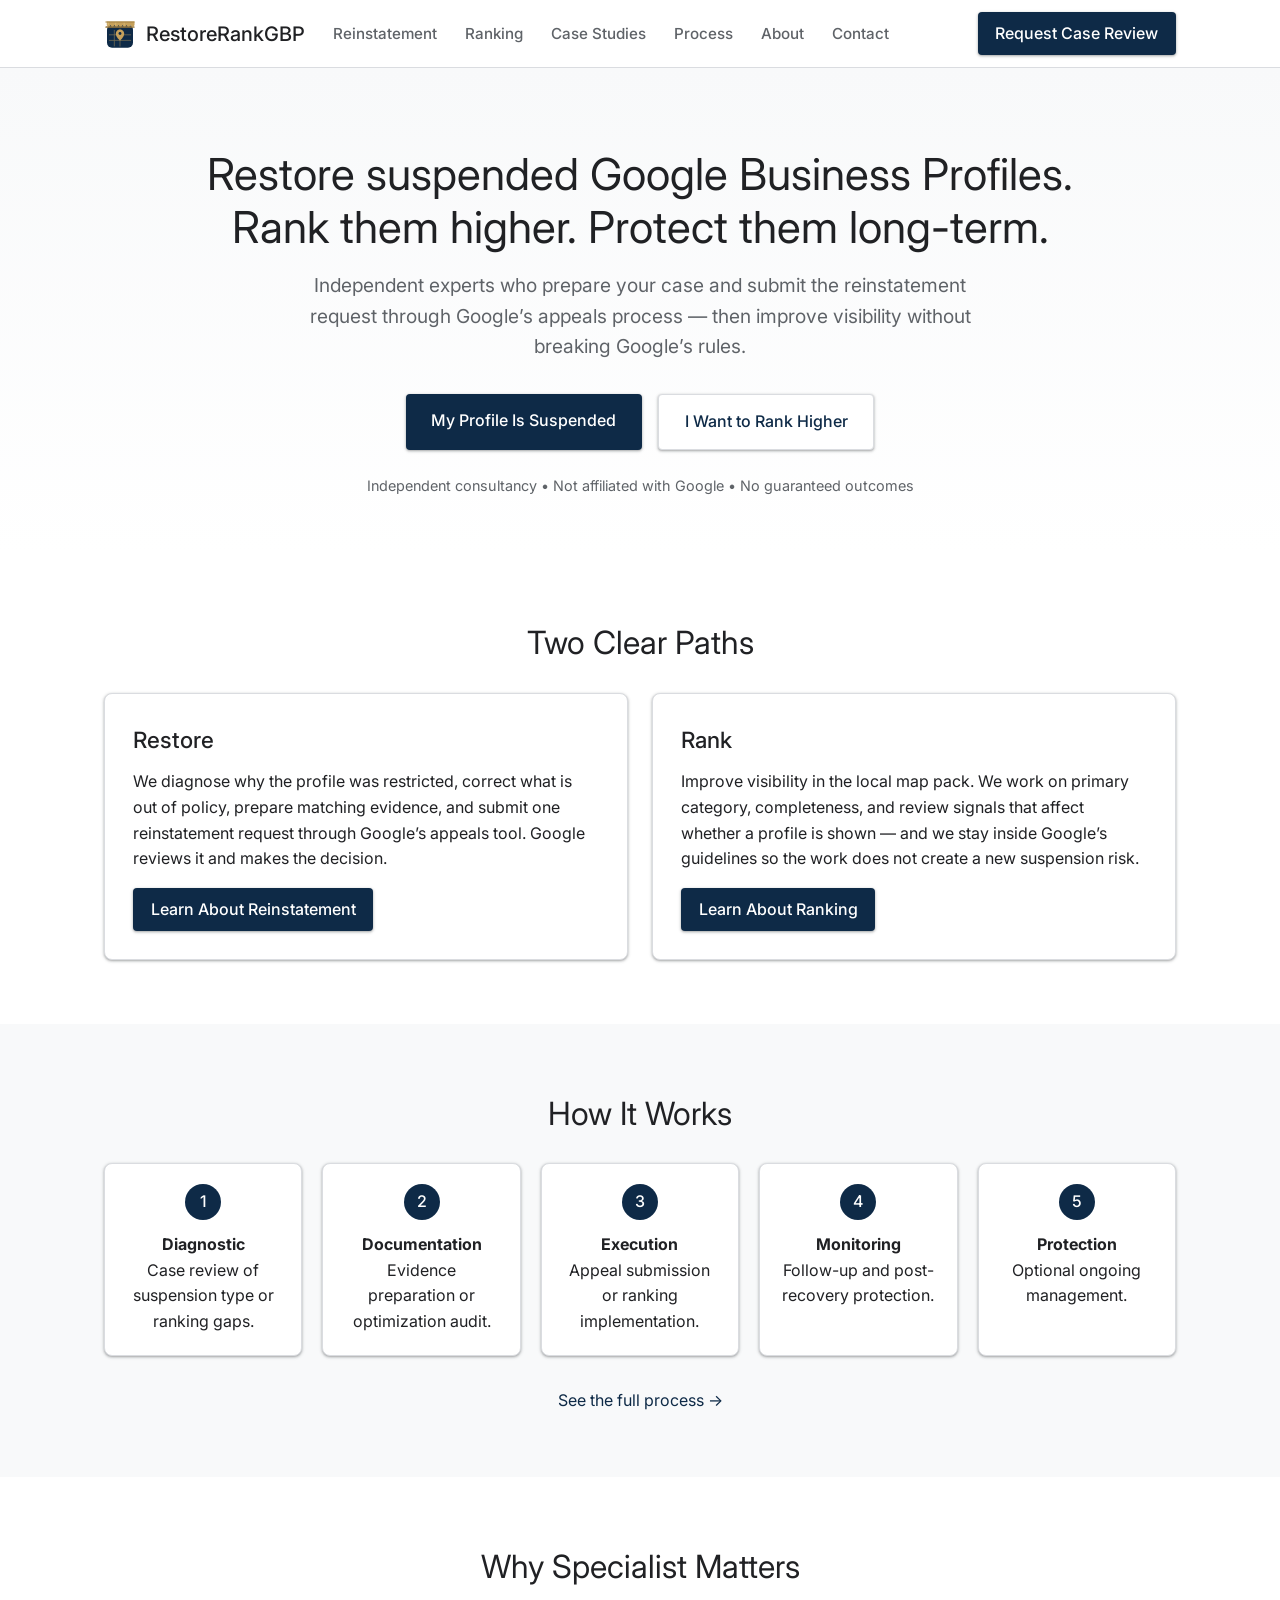
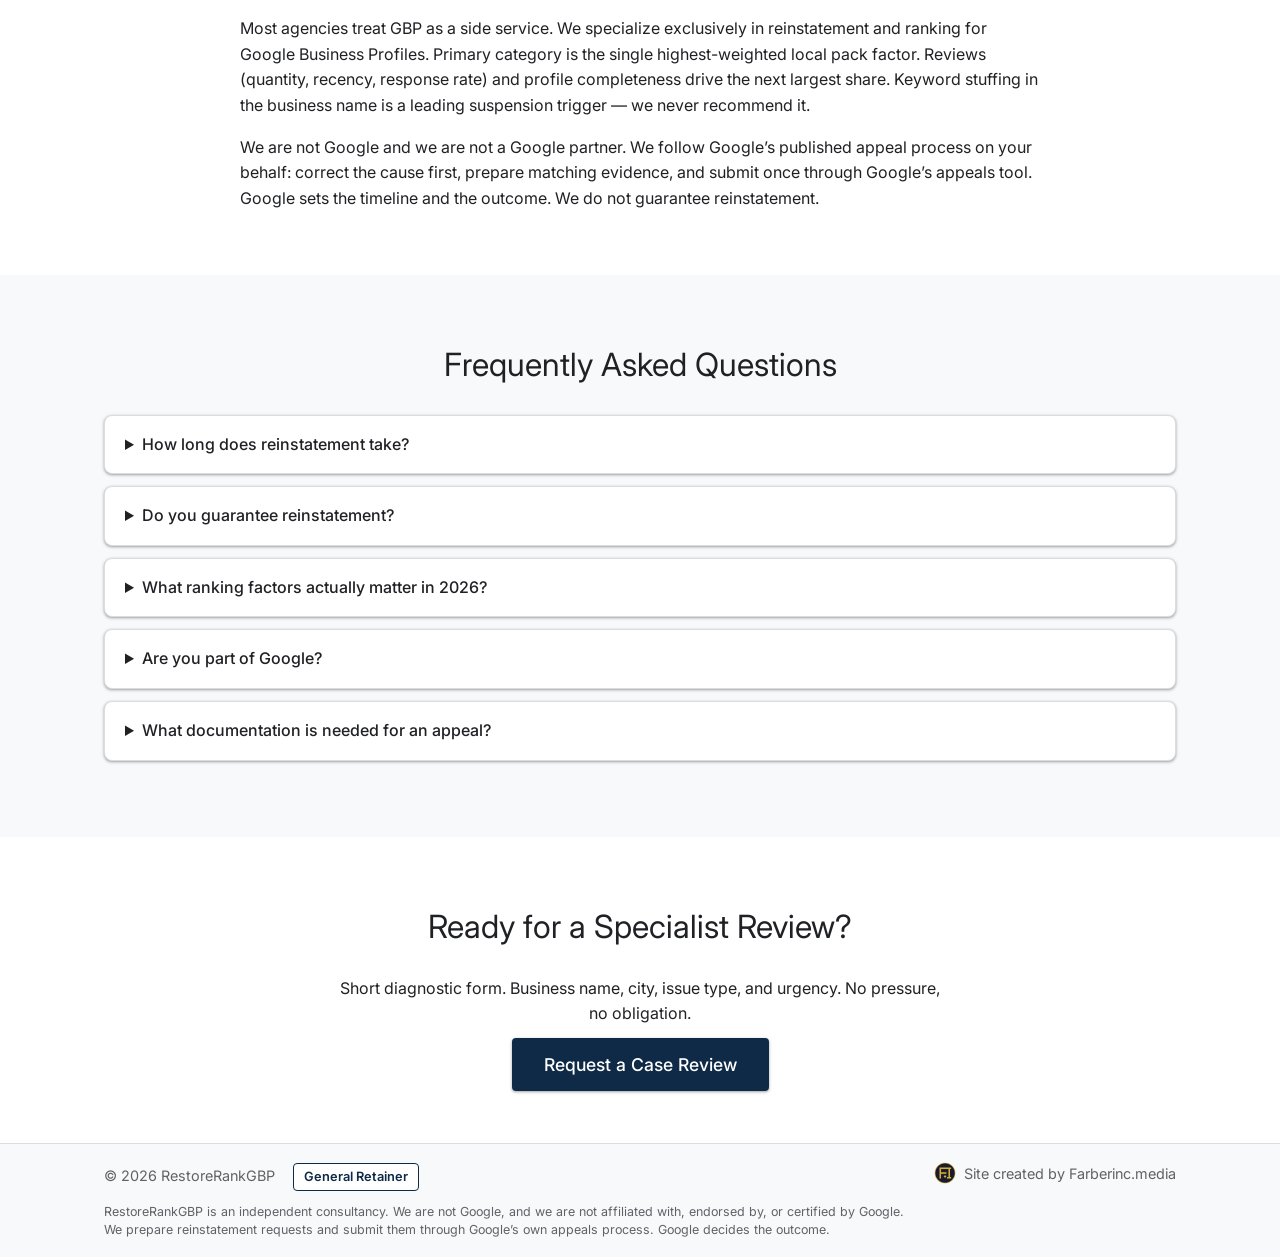
<file: index.html>
<!DOCTYPE html>
<html lang="en">
<head>
  <meta charset="UTF-8">
  <meta name="viewport" content="width=device-width, initial-scale=1.0">
  <title>Restore Suspended Google Business Profiles | Rank Them Higher | RestoreRankGBP</title>
  <link rel="icon" type="image/svg+xml" href="logo.svg">
  <meta name="description" content="Independent specialists for Google Business Profile reinstatement and ranking. We submit requests through Google’s appeals process. Google decides the outcome.">
  <link rel="stylesheet" href="css/style.css">
  <link rel="preconnect" href="https://fonts.googleapis.com">
  <link href="https://fonts.googleapis.com/css2?family=Inter:wght@400;500;600;700&display=swap" rel="stylesheet">
  <script type="application/ld+json">
  {
    "@context": "https://schema.org",
    "@type": "Organization",
    "name": "RestoreRankGBP",
    "url": "https://restorerankgbp.com",
    "description": "Independent consultancy that prepares Google Business Profile reinstatement requests and ranking improvements. Not affiliated with Google.",
    "sameAs": []
  }
  </script>
</head>
<body>
  <header>
    <div class="container nav">
      <div class="nav-left">
        <a class="logo" href="index.html"><img src="logo.svg" alt="RestoreRankGBP" width="32" height="32">RestoreRankGBP</a>
        <nav>
        <ul>
          <li><a href="reinstatement.html">Reinstatement</a></li>
          <li><a href="ranking.html">Ranking</a></li>
          <li><a href="case-studies.html">Case Studies</a></li>
          <li><a href="process.html">Process</a></li>
          <li><a href="about.html">About</a></li>
          <li><a href="contact.html">Contact</a></li>
        </ul>
      </nav>
      </div>
      <a href="contact.html" class="cta-btn">Request Case Review</a>
    </div>
  </header>

  <section class="hero">
    <div class="container">
      <h1>Restore suspended Google Business Profiles. Rank them higher. Protect them long-term.</h1>
      <p class="sub">Independent experts who prepare your case and submit the reinstatement request through Google’s appeals process — then improve visibility without breaking Google’s rules.</p>
      <div class="dual-cta">
        <a href="reinstatement.html" class="btn-primary">My Profile Is Suspended</a>
        <a href="ranking.html" class="btn-secondary">I Want to Rank Higher</a>
      </div>
      <p class="trust-bar">Independent consultancy • Not affiliated with Google • No guaranteed outcomes</p>
    </div>
  </section>

  <section>
    <div class="container">
      <h2>Two Clear Paths</h2>
      <div class="services">
        <div class="card">
          <h3>Restore</h3>
          <p>We diagnose why the profile was restricted, correct what is out of policy, prepare matching evidence, and submit one reinstatement request through Google’s appeals tool. Google reviews it and makes the decision.</p>
          <p style="margin-top:1rem;"><a href="reinstatement.html" class="cta-btn" style="display:inline-block;">Learn About Reinstatement</a></p>
        </div>
        <div class="card">
          <h3>Rank</h3>
          <p>Improve visibility in the local map pack. We work on primary category, completeness, and review signals that affect whether a profile is shown — and we stay inside Google’s guidelines so the work does not create a new suspension risk.</p>
          <p style="margin-top:1rem;"><a href="ranking.html" class="cta-btn" style="display:inline-block;">Learn About Ranking</a></p>
        </div>
      </div>
    </div>
  </section>

  <section style="background: var(--bg-light);">
    <div class="container">
      <h2>How It Works</h2>
      <div class="process-steps">
        <div class="step"><div class="step-num">1</div><h4>Diagnostic</h4><p>Case review of suspension type or ranking gaps.</p></div>
        <div class="step"><div class="step-num">2</div><h4>Documentation</h4><p>Evidence preparation or optimization audit.</p></div>
        <div class="step"><div class="step-num">3</div><h4>Execution</h4><p>Appeal submission or ranking implementation.</p></div>
        <div class="step"><div class="step-num">4</div><h4>Monitoring</h4><p>Follow-up and post-recovery protection.</p></div>
        <div class="step"><div class="step-num">5</div><h4>Protection</h4><p>Optional ongoing management.</p></div>
      </div>
      <p style="text-align:center; margin-top:2rem;"><a href="process.html">See the full process →</a></p>
    </div>
  </section>

  <section>
    <div class="container">
      <h2>Why Specialist Matters</h2>
      <div class="content">
        <p>Most agencies treat GBP as a side service. We specialize exclusively in reinstatement and ranking for Google Business Profiles. Primary category is the single highest-weighted local pack factor. Reviews (quantity, recency, response rate) and profile completeness drive the next largest share. Keyword stuffing in the business name is a leading suspension trigger — we never recommend it.</p>
        <p style="margin-top:1rem;">We are not Google and we are not a Google partner. We follow Google’s published appeal process on your behalf: correct the cause first, prepare matching evidence, and submit once through Google’s appeals tool. Google sets the timeline and the outcome. We do not guarantee reinstatement.</p>
      </div>
    </div>
  </section>

  <section style="background: var(--bg-light);">
    <div class="container faq">
      <h2>Frequently Asked Questions</h2>
      <details><summary>How long does reinstatement take?</summary><p>Google does not publish a review time. A soft restriction and a hard suspension are different, and the result depends on the policy cited and the documents. After a diagnostic we tell you what we can prepare and what only Google can decide. We do not promise a date or a result.</p></details>
      <details><summary>Do you guarantee reinstatement?</summary><p>No. Google makes the final decision. We prepare the strongest possible case with correct documentation and policy alignment, then manage the process transparently. Success depends on the legitimacy of the business and the quality of evidence.</p></details>
      <details><summary>What ranking factors actually matter in 2026?</summary><p>Practitioners most often point to primary category, proximity, profile completeness, review signals (especially recency and response), accurate hours, and the business website. Google has not published those as official weights. Keyword stuffing in the name risks suspension and is not a sustainable strategy.</p></details>
      <details><summary>Are you part of Google?</summary><p>No. RestoreRankGBP is an independent consultancy. We are not affiliated with, endorsed by, or certified by Google. Our work is to prepare a complete request and submit it through Google’s own appeals process.</p></details>
      <details><summary>What documentation is needed for an appeal?</summary><p>Official business registration, license or tax certificates, and utility bills whose name and address match the profile. Storefront photos with permanent signage when applicable. We provide a precise checklist after reviewing your case.</p></details>
    </div>
  </section>

  <section style="text-align:center;">
    <div class="container">
      <h2>Ready for a Specialist Review?</h2>
      <p style="max-width:600px; margin:0 auto 1.5rem;">Short diagnostic form. Business name, city, issue type, and urgency. No pressure, no obligation.</p>
      <a href="contact.html" class="cta-btn" style="font-size:1.1rem; padding:1rem 2rem;">Request a Case Review</a>
    </div>
  </section>

  <footer>
    <div class="container"><div class="footer-bar">
      <p class="footer-copy">&copy; 2026 RestoreRankGBP <a class="retainer-link" href="retainer.html">General Retainer</a></p>
      <p class="site-credit"><a href="https://farberinc.media/" target="_blank" rel="noopener noreferrer"><img src="images/farber-favicon.png" alt="Farber Inc" width="22" height="22">Site created by Farberinc.media</a></p>
    </div>
    <p class="disclaimer">RestoreRankGBP is an independent consultancy. We are not Google, and we are not affiliated with, endorsed by, or certified by Google. We prepare reinstatement requests and submit them through Google’s own appeals process. Google decides the outcome.</p>
    </div>
  </footer>
</body>
</html>
</file>
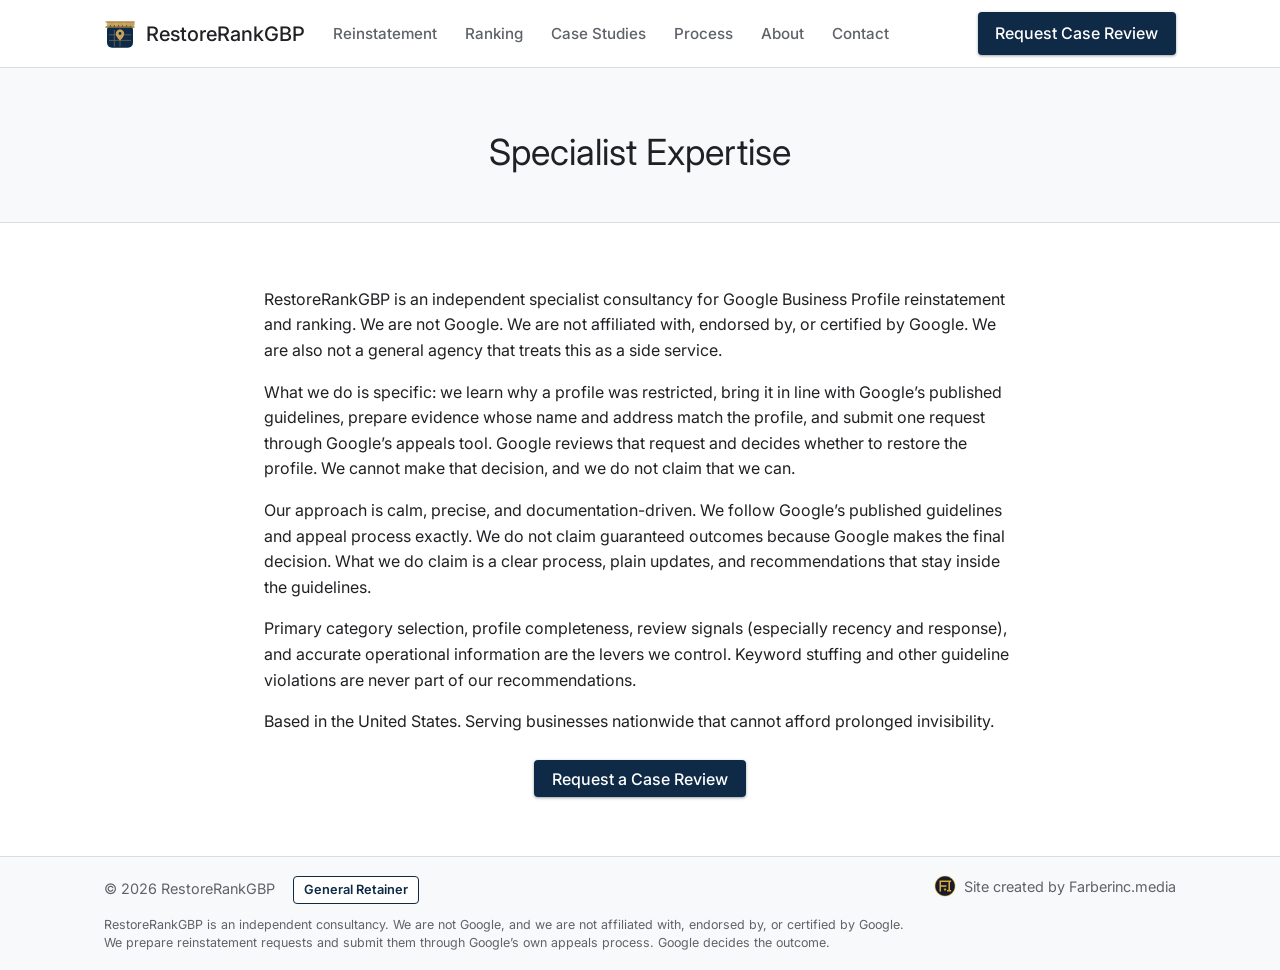
<file: about.html>
<!DOCTYPE html>
<html lang="en">
<head>
  <meta charset="UTF-8">
  <meta name="viewport" content="width=device-width, initial-scale=1.0">
  <title>About | Specialist Expertise | RestoreRankGBP</title>
  <link rel="icon" type="image/svg+xml" href="logo.svg">
  <meta name="description" content="Specialist consultancy focused exclusively on Google Business Profile reinstatement and ranking. Calm, precise, expert approach.">
  <link rel="stylesheet" href="css/style.css">
  <link href="https://fonts.googleapis.com/css2?family=Inter:wght@400;500;600;700&display=swap" rel="stylesheet">
</head>
<body>
  <header>
    <div class="container nav">
      <div class="nav-left">
        <a class="logo" href="index.html"><img src="logo.svg" alt="RestoreRankGBP" width="32" height="32">RestoreRankGBP</a>
        <nav><ul><li><a href="reinstatement.html">Reinstatement</a></li><li><a href="ranking.html">Ranking</a></li>
          <li><a href="case-studies.html">Case Studies</a></li><li><a href="process.html">Process</a></li><li><a href="about.html">About</a></li><li><a href="contact.html">Contact</a></li></ul></nav>
      </div>
      <a href="contact.html" class="cta-btn">Request Case Review</a>
    </div>
  </header>
  <section class="page-hero"><div class="container"><h1>Specialist Expertise</h1></div></section>
  <section>
    <div class="container content">
      <p>RestoreRankGBP is an independent specialist consultancy for Google Business Profile reinstatement and ranking. We are not Google. We are not affiliated with, endorsed by, or certified by Google. We are also not a general agency that treats this as a side service.</p>
      <p style="margin-top:1rem;">What we do is specific: we learn why a profile was restricted, bring it in line with Google’s published guidelines, prepare evidence whose name and address match the profile, and submit one request through Google’s appeals tool. Google reviews that request and decides whether to restore the profile. We cannot make that decision, and we do not claim that we can.</p>
      <p style="margin-top:1rem;">Our approach is calm, precise, and documentation-driven. We follow Google’s published guidelines and appeal process exactly. We do not claim guaranteed outcomes because Google makes the final decision. What we do claim is a clear process, plain updates, and recommendations that stay inside the guidelines.</p>
      <p style="margin-top:1rem;">Primary category selection, profile completeness, review signals (especially recency and response), and accurate operational information are the levers we control. Keyword stuffing and other guideline violations are never part of our recommendations.</p>
      <p style="margin-top:1rem;">Based in the United States. Serving businesses nationwide that cannot afford prolonged invisibility.</p>
      <p style="margin-top:2rem; text-align:center;"><a href="contact.html" class="cta-btn">Request a Case Review</a></p>
    </div>
  </section>
  <footer>
    <div class="container"><div class="footer-bar">
      <p class="footer-copy">&copy; 2026 RestoreRankGBP <a class="retainer-link" href="retainer.html">General Retainer</a></p>
      <p class="site-credit"><a href="https://farberinc.media/" target="_blank" rel="noopener noreferrer"><img src="images/farber-favicon.png" alt="Farber Inc" width="22" height="22">Site created by Farberinc.media</a></p>
    </div>
    <p class="disclaimer">RestoreRankGBP is an independent consultancy. We are not Google, and we are not affiliated with, endorsed by, or certified by Google. We prepare reinstatement requests and submit them through Google’s own appeals process. Google decides the outcome.</p>
    </div>
  </footer>
</body>
</html>
</file>
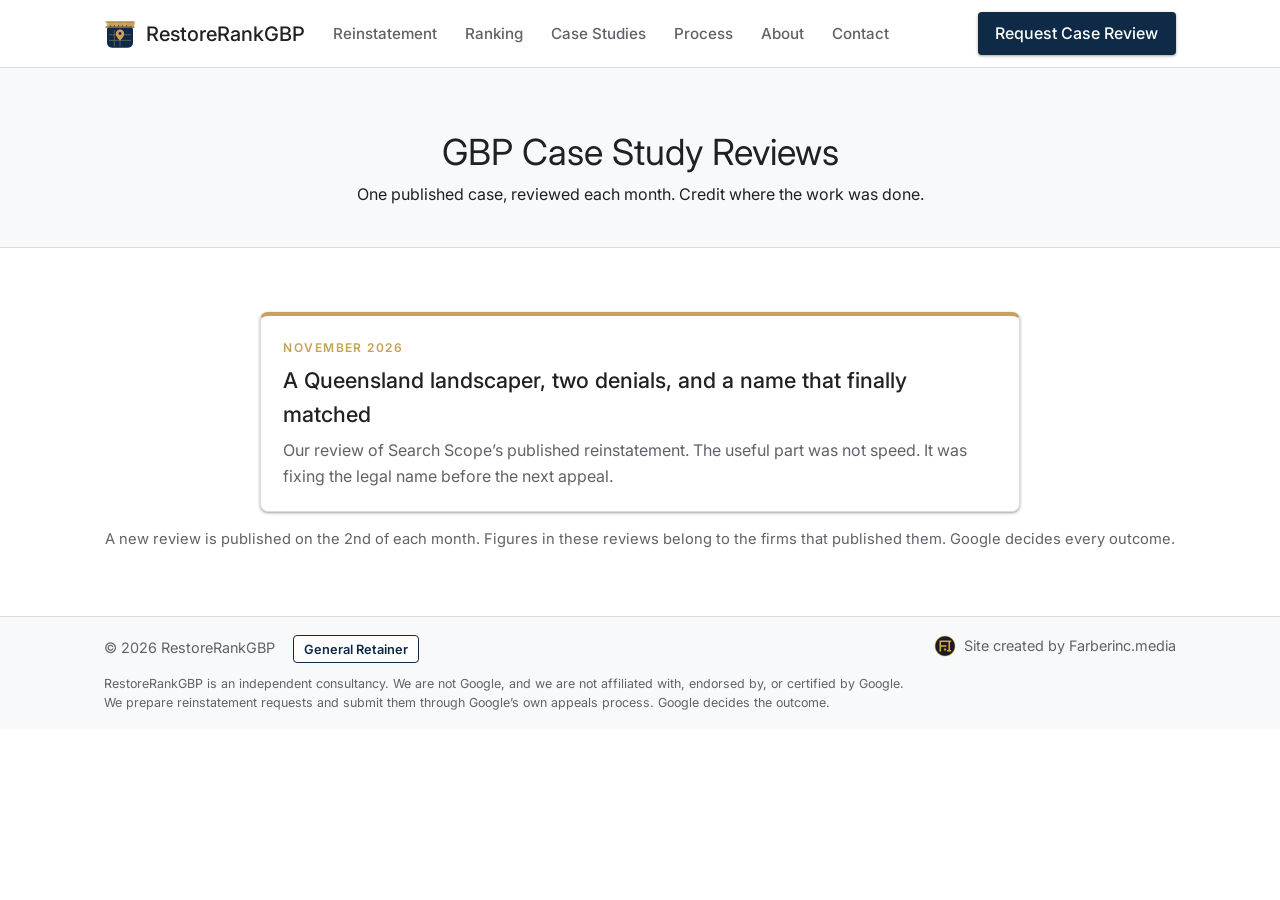
<file: case-studies.html>
<!DOCTYPE html>
<html lang="en">
<head>
  <meta charset="UTF-8">
  <meta name="viewport" content="width=device-width, initial-scale=1.0">
  <title>GBP Case Study Reviews | RestoreRankGBP</title>
  <link rel="icon" type="image/svg+xml" href="logo.svg">
  <meta name="description" content="Monthly reviews of published Google Business Profile case studies. One review on the 2nd of each month, with credit and a link back to the team that did the work.">
  <link rel="stylesheet" href="css/style.css">
  <link href="https://fonts.googleapis.com/css2?family=Inter:wght@400;500;600;700&display=swap" rel="stylesheet">
</head>
<body>
  <header>
    <div class="container nav">
      <div class="nav-left">
        <a class="logo" href="index.html"><img src="logo.svg" alt="RestoreRankGBP" width="32" height="32">RestoreRankGBP</a>
        <nav><ul>
          <li><a href="reinstatement.html">Reinstatement</a></li>
          <li><a href="ranking.html">Ranking</a></li>
          <li><a href="case-studies.html">Case Studies</a></li>
          <li><a href="process.html">Process</a></li>
          <li><a href="about.html">About</a></li>
          <li><a href="contact.html">Contact</a></li>
        </ul></nav>
      </div>
      <a href="contact.html" class="cta-btn">Request Case Review</a>
    </div>
  </header>
  <section class="page-hero">
    <div class="container">
      <h1>GBP Case Study Reviews</h1>
      <p>One published case, reviewed each month. Credit where the work was done.</p>
    </div>
  </section>
  <section>
    <div class="container">
      <div class="study-list">
        <a class="study-card" href="case-studies/2026-11-queensland-landscaper.html">
          <p class="kicker">November 2026</p>
          <h2>A Queensland landscaper, two denials, and a name that finally matched</h2>
          <p>Our review of Search Scope’s published reinstatement. The useful part was not speed. It was fixing the legal name before the next appeal.</p>
        </a>
      </div>
      <p class="form-note">A new review is published on the 2nd of each month. Figures in these reviews belong to the firms that published them. Google decides every outcome.</p>
    </div>
  </section>
  <footer>
    <div class="container"><div class="footer-bar">
      <p class="footer-copy">&copy; 2026 RestoreRankGBP <a class="retainer-link" href="retainer.html">General Retainer</a></p>
      <p class="site-credit"><a href="https://farberinc.media/" target="_blank" rel="noopener noreferrer"><img src="images/farber-favicon.png" alt="Farber Inc" width="22" height="22">Site created by Farberinc.media</a></p>
    </div>
    <p class="disclaimer">RestoreRankGBP is an independent consultancy. We are not Google, and we are not affiliated with, endorsed by, or certified by Google. We prepare reinstatement requests and submit them through Google’s own appeals process. Google decides the outcome.</p>
    </div>
  </footer>
</body>
</html>
</file>
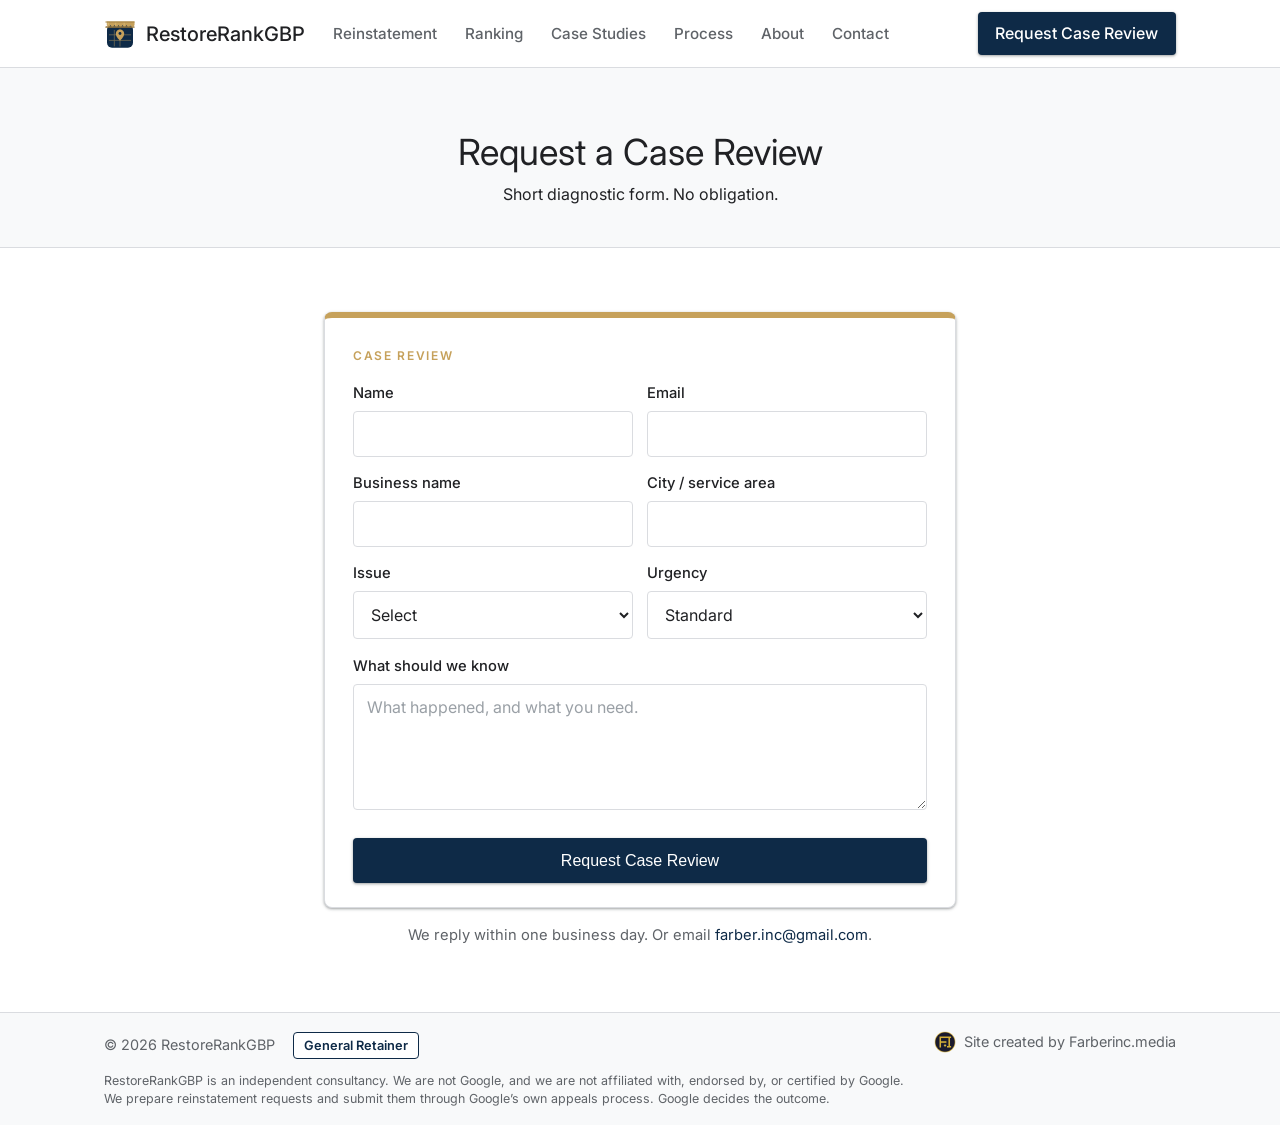
<file: contact.html>
<!DOCTYPE html>
<html lang="en">
<head>
  <meta charset="UTF-8">
  <meta name="viewport" content="width=device-width, initial-scale=1.0">
  <title>Request a Case Review | Contact | RestoreRankGBP</title>
  <link rel="icon" type="image/svg+xml" href="logo.svg">
  <meta name="description" content="Request a specialist diagnostic for your Google Business Profile. Short form: business name, city, issue type, urgency.">
  <link rel="stylesheet" href="css/style.css">
  <link href="https://fonts.googleapis.com/css2?family=Inter:wght@400;500;600;700&display=swap" rel="stylesheet">
</head>
<body>
  <header>
    <div class="container nav">
      <div class="nav-left">
        <a class="logo" href="index.html"><img src="logo.svg" alt="RestoreRankGBP" width="32" height="32">RestoreRankGBP</a>
        <nav><ul><li><a href="reinstatement.html">Reinstatement</a></li><li><a href="ranking.html">Ranking</a></li>
          <li><a href="case-studies.html">Case Studies</a></li><li><a href="process.html">Process</a></li><li><a href="about.html">About</a></li><li><a href="contact.html">Contact</a></li></ul></nav>
      </div>
      <a href="contact.html" class="cta-btn">Request Case Review</a>
    </div>
  </header>
  <section class="page-hero"><div class="container"><h1>Request a Case Review</h1><p>Short diagnostic form. No obligation.</p></div></section>
  <section>
    <div class="container" style="max-width:680px;">
      <form id="case-form" class="case-form" action="https://api.staticforms.dev/submit" method="POST">
        <input type="hidden" name="apiKey" value="sf_c49289756d9e68bedab13963">
        <input type="hidden" name="subject" value="Farber.Inc submission">
        <input type="hidden" name="redirectTo" value="https://restorerankgbp.com/contact.html?thanks=1">
        <input type="text" name="honeypot" class="hp" tabindex="-1" autocomplete="off" aria-hidden="true">
        <p class="form-kicker">Case review</p>
        <div class="form-row">
          <div class="form-group"><label for="name">Name</label><input id="name" type="text" name="name" autocomplete="name" required></div>
          <div class="form-group"><label for="email">Email</label><input id="email" type="email" name="email" autocomplete="email" required></div>
        </div>
        <div class="form-row">
          <div class="form-group"><label for="business">Business name</label><input id="business" type="text" name="business" autocomplete="organization" required></div>
          <div class="form-group"><label for="city">City / service area</label><input id="city" type="text" name="city" required></div>
        </div>
        <div class="form-row">
          <div class="form-group"><label for="issue">Issue</label>
            <select id="issue" name="issue" required>
              <option value="">Select</option>
              <option>Suspended / Restricted Profile</option>
              <option>Want to Rank Higher</option>
              <option>Ownership / Access Issue</option>
              <option>Verification Problem</option>
              <option>Other</option>
            </select>
          </div>
          <div class="form-group"><label for="urgency">Urgency</label>
            <select id="urgency" name="urgency">
              <option>Standard</option>
              <option>High — losing revenue daily</option>
              <option>Critical</option>
            </select>
          </div>
        </div>
        <div class="form-group"><label for="message">What should we know</label><textarea id="message" name="message" rows="5" required placeholder="What happened, and what you need."></textarea></div>
        <button type="submit">Request Case Review</button>
      </form>
      <dialog id="thank-you" class="thanks-pop" aria-labelledby="thanks-title">
        <div class="thanks-card">
          <div class="thank-you-mark" aria-hidden="true">&#10003;</div>
          <h2 id="thanks-title">Thank you</h2>
          <p>Your request is being reviewed. Our team will reach out soon.</p>
          <button type="button" class="thanks-close" id="thanks-close">Close</button>
        </div>
      </dialog>
      <p id="form-error" class="form-error" hidden>The form could not be sent. Email farber.inc@gmail.com and we will review the case.</p>
      <p id="form-note" class="form-note">We reply within one business day. Or email <a href="mailto:farber.inc@gmail.com">farber.inc@gmail.com</a>.</p>
      <script>
        (function () {
          var form = document.getElementById("case-form");
          var thanks = document.getElementById("thank-you");
          var note = document.getElementById("form-note");
          function showThanks() {
            var err = document.getElementById("form-error");
            if (err) err.hidden = true;
            if (typeof thanks.showModal === "function") thanks.showModal();
            else thanks.setAttribute("open", "");
            var btn = form.querySelector("button[type=submit]");
            if (btn) { btn.disabled = false; btn.textContent = "Request Case Review"; }
            form.reset();
          }
          document.getElementById("thanks-close").addEventListener("click", function () {
            if (typeof thanks.close === "function") thanks.close();
            else thanks.removeAttribute("open");
          });
          if (new URLSearchParams(location.search).get("thanks") === "1") showThanks();
          form.addEventListener("submit", function (e) {
            if (!form.checkValidity()) return;
            e.preventDefault();
            var btn = form.querySelector("button");
            btn.disabled = true;
            btn.textContent = "Sending…";
            var payload = {};
            new FormData(form).forEach(function (v, k) {
              if (k === "redirectTo" || k === "honeypot") return;
              payload[k] = v;
            });
            if (payload.email) payload.replyTo = payload.email;
            fetch("https://api.staticforms.dev/submit", {
              method: "POST",
              headers: { "Content-Type": "application/json" },
              body: JSON.stringify(payload)
            }).then(function (res) {
              if (!res.ok) throw new Error("fail");
              return res.json().catch(function () { return { success: true }; });
            }).then(function (data) {
              if (data && data.success === false) throw new Error("fail");
              showThanks();
            }).catch(function () {
              btn.disabled = false;
              btn.textContent = "Request Case Review";
              var err = document.getElementById("form-error");
              if (err) {
                err.hidden = false;
                err.textContent = "The form could not be sent. Email farber.inc@gmail.com and we will review the case.";
              }
            });
          });
        })();
      </script>
    </div>
  </section>
  <footer>
    <div class="container"><div class="footer-bar">
      <p class="footer-copy">&copy; 2026 RestoreRankGBP <a class="retainer-link" href="retainer.html">General Retainer</a></p>
      <p class="site-credit"><a href="https://farberinc.media/" target="_blank" rel="noopener noreferrer"><img src="images/farber-favicon.png" alt="Farber Inc" width="22" height="22">Site created by Farberinc.media</a></p>
    </div>
    <p class="disclaimer">RestoreRankGBP is an independent consultancy. We are not Google, and we are not affiliated with, endorsed by, or certified by Google. We prepare reinstatement requests and submit them through Google’s own appeals process. Google decides the outcome.</p>
    </div>
  </footer>
</body>
</html>
</file>
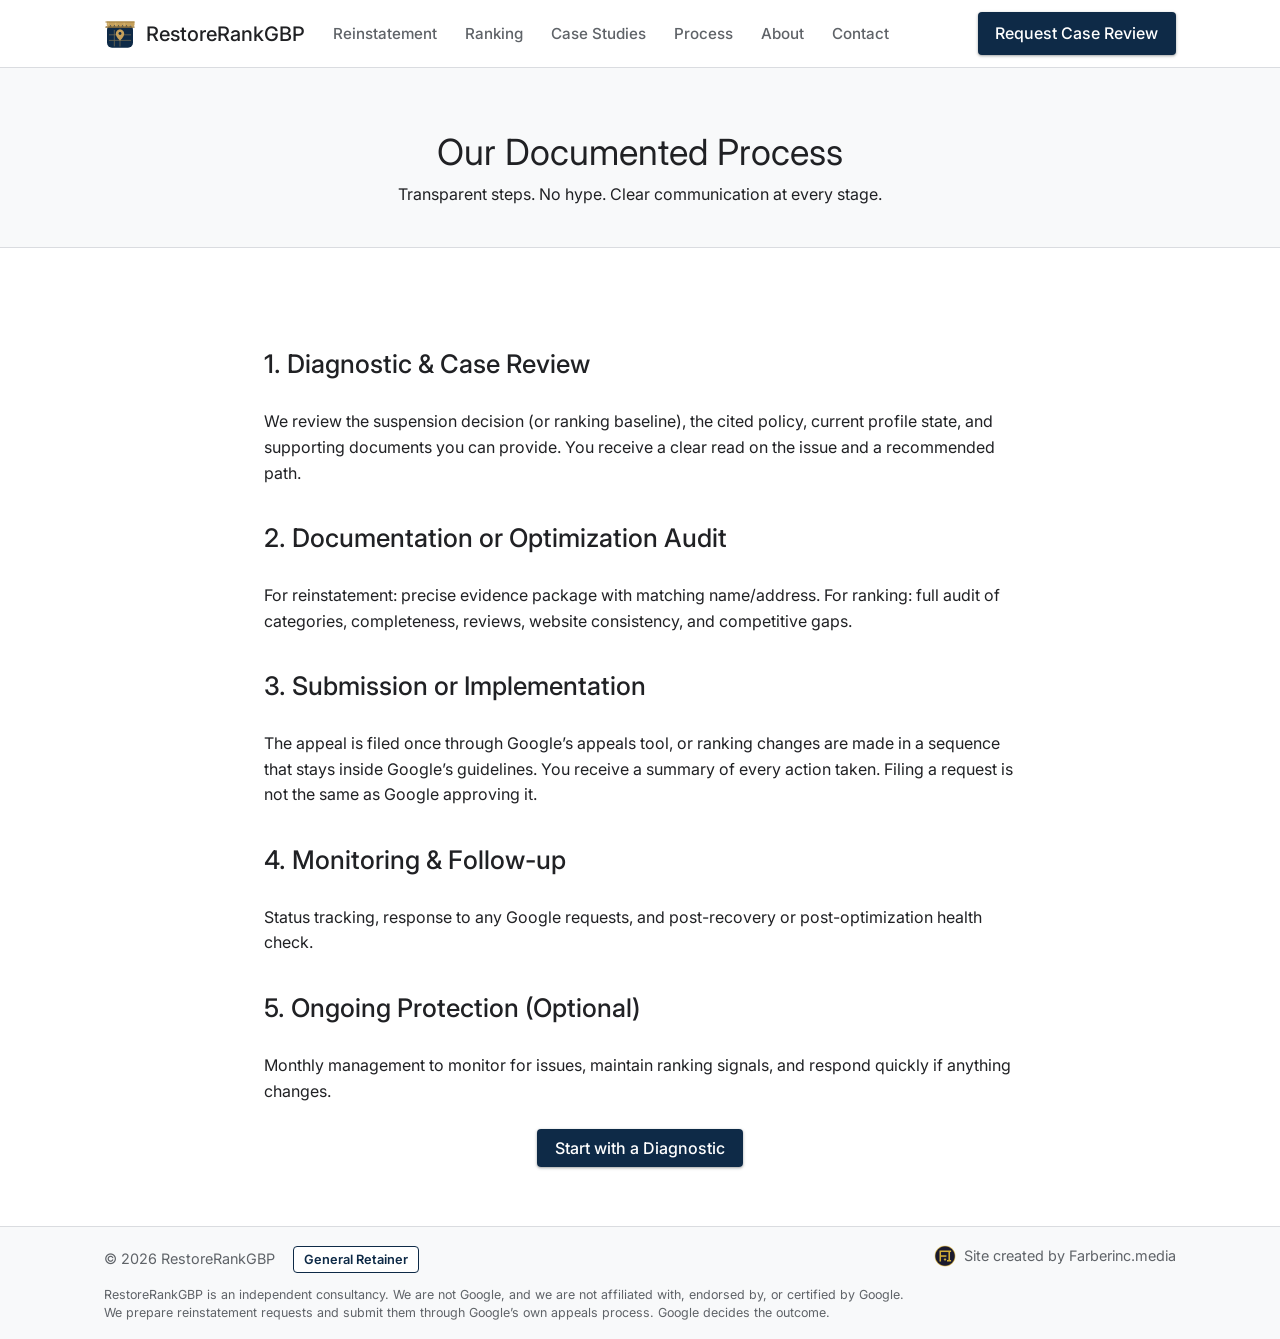
<file: process.html>
<!DOCTYPE html>
<html lang="en">
<head>
  <meta charset="UTF-8">
  <meta name="viewport" content="width=device-width, initial-scale=1.0">
  <title>How It Works | Documented Process | RestoreRankGBP</title>
  <link rel="icon" type="image/svg+xml" href="logo.svg">
  <meta name="description" content="Our documented process for Google Business Profile reinstatement and ranking. Transparent steps from diagnostic to protection.">
  <link rel="stylesheet" href="css/style.css">
  <link href="https://fonts.googleapis.com/css2?family=Inter:wght@400;500;600;700&display=swap" rel="stylesheet">
</head>
<body>
  <header>
    <div class="container nav">
      <div class="nav-left">
        <a class="logo" href="index.html"><img src="logo.svg" alt="RestoreRankGBP" width="32" height="32">RestoreRankGBP</a>
        <nav><ul><li><a href="reinstatement.html">Reinstatement</a></li><li><a href="ranking.html">Ranking</a></li>
          <li><a href="case-studies.html">Case Studies</a></li><li><a href="process.html">Process</a></li><li><a href="about.html">About</a></li><li><a href="contact.html">Contact</a></li></ul></nav>
      </div>
      <a href="contact.html" class="cta-btn">Request Case Review</a>
    </div>
  </header>
  <section class="page-hero"><div class="container"><h1>Our Documented Process</h1><p>Transparent steps. No hype. Clear communication at every stage.</p></div></section>
  <section>
    <div class="container content">
      <h2>1. Diagnostic & Case Review</h2>
      <p>We review the suspension decision (or ranking baseline), the cited policy, current profile state, and supporting documents you can provide. You receive a clear read on the issue and a recommended path.</p>
      <h2>2. Documentation or Optimization Audit</h2>
      <p>For reinstatement: precise evidence package with matching name/address. For ranking: full audit of categories, completeness, reviews, website consistency, and competitive gaps.</p>
      <h2>3. Submission or Implementation</h2>
      <p>The appeal is filed once through Google’s appeals tool, or ranking changes are made in a sequence that stays inside Google’s guidelines. You receive a summary of every action taken. Filing a request is not the same as Google approving it.</p>
      <h2>4. Monitoring & Follow-up</h2>
      <p>Status tracking, response to any Google requests, and post-recovery or post-optimization health check.</p>
      <h2>5. Ongoing Protection (Optional)</h2>
      <p>Monthly management to monitor for issues, maintain ranking signals, and respond quickly if anything changes.</p>
      <p style="margin-top:2rem; text-align:center;"><a href="contact.html" class="cta-btn">Start with a Diagnostic</a></p>
    </div>
  </section>
  <footer>
    <div class="container"><div class="footer-bar">
      <p class="footer-copy">&copy; 2026 RestoreRankGBP <a class="retainer-link" href="retainer.html">General Retainer</a></p>
      <p class="site-credit"><a href="https://farberinc.media/" target="_blank" rel="noopener noreferrer"><img src="images/farber-favicon.png" alt="Farber Inc" width="22" height="22">Site created by Farberinc.media</a></p>
    </div>
    <p class="disclaimer">RestoreRankGBP is an independent consultancy. We are not Google, and we are not affiliated with, endorsed by, or certified by Google. We prepare reinstatement requests and submit them through Google’s own appeals process. Google decides the outcome.</p>
    </div>
  </footer>
</body>
</html>
</file>
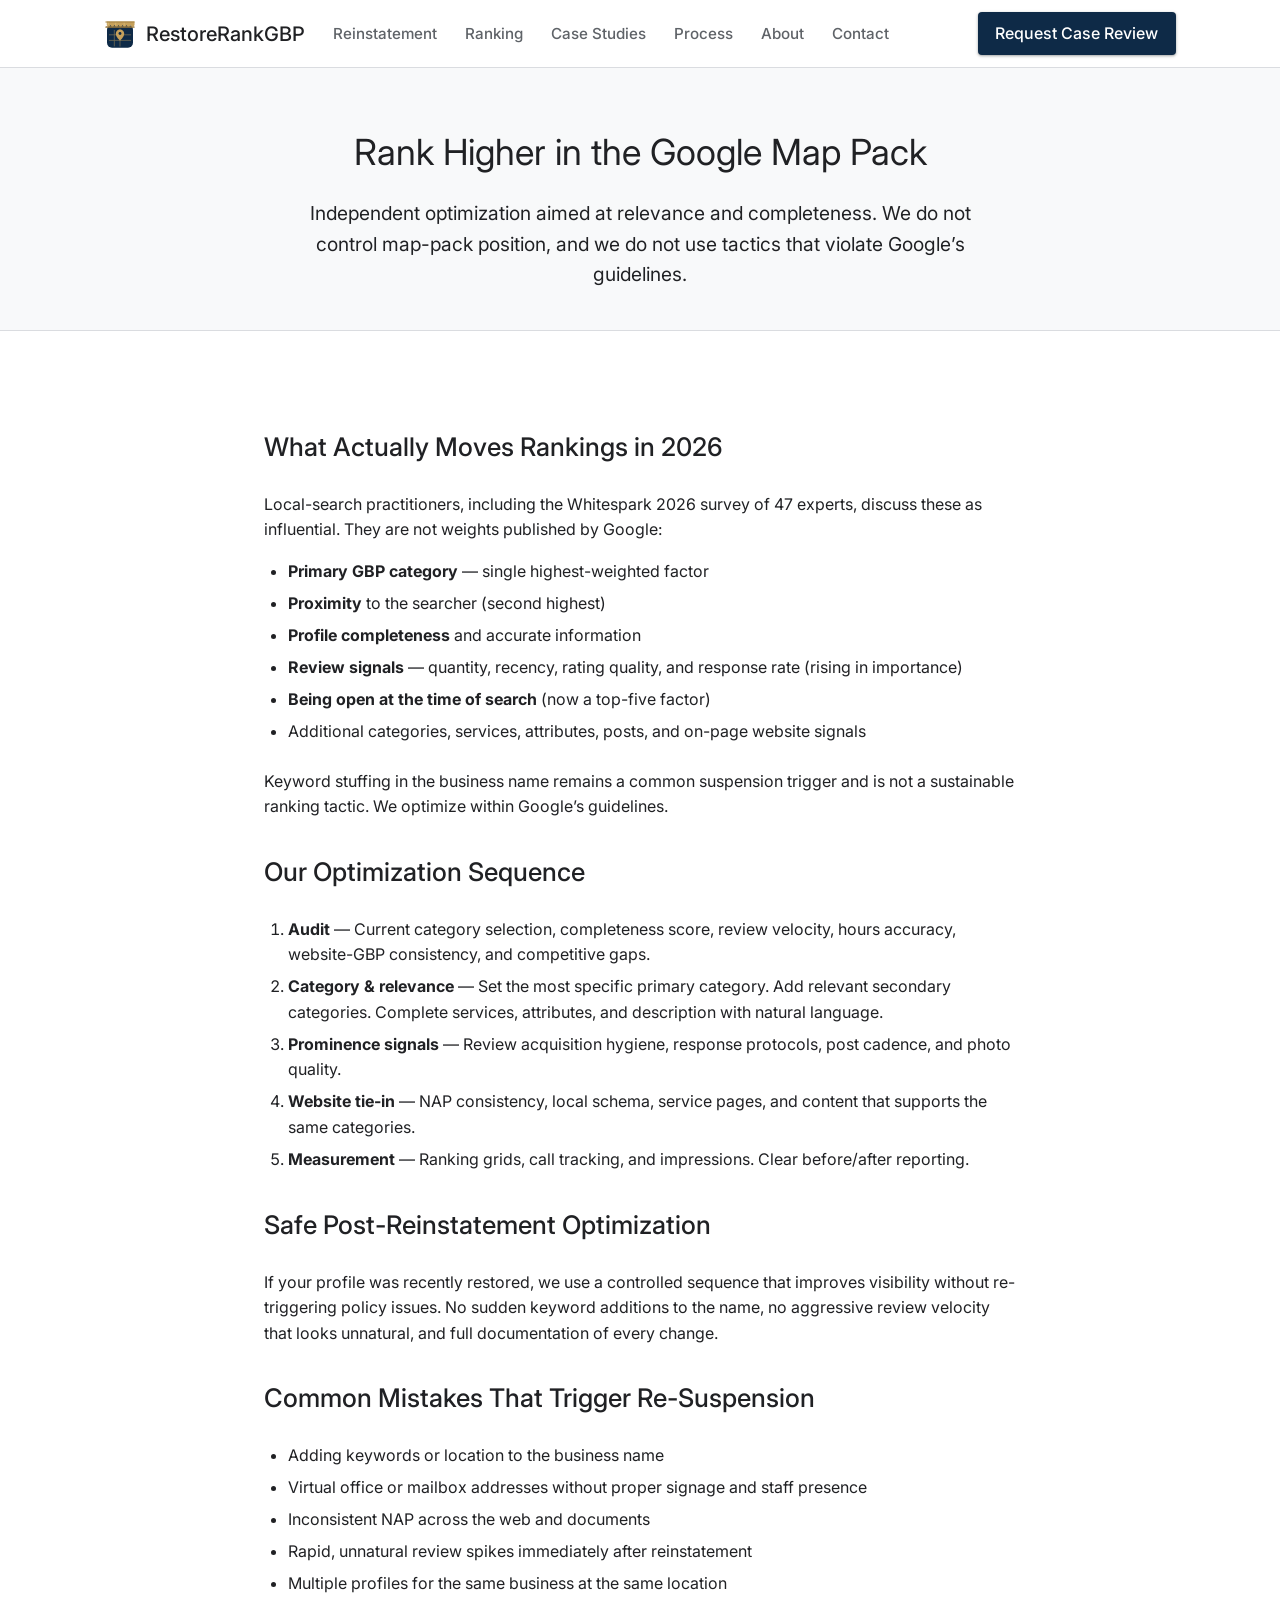
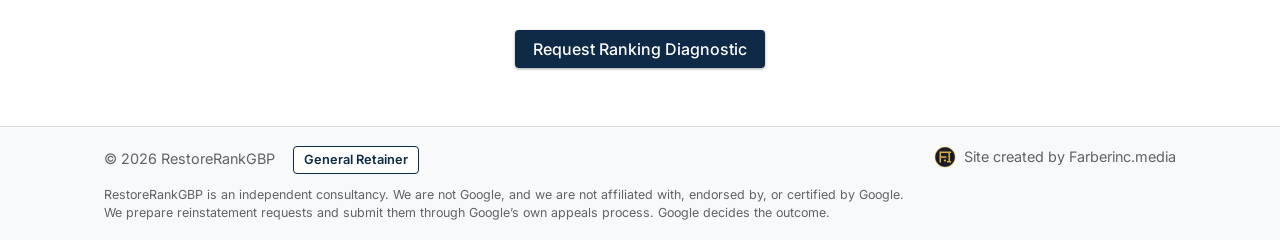
<file: ranking.html>
<!DOCTYPE html>
<html lang="en">
<head>
  <meta charset="UTF-8">
  <meta name="viewport" content="width=device-width, initial-scale=1.0">
  <title>GBP Ranking & Optimization | Rank Higher in the Google Map Pack | RestoreRankGBP</title>
  <link rel="icon" type="image/svg+xml" href="logo.svg">
  <meta name="description" content="Independent Google Business Profile optimization. Category, completeness, and review signals, kept inside Google’s guidelines. No promise of a specific map-pack position.">
  <link rel="stylesheet" href="css/style.css">
  <link href="https://fonts.googleapis.com/css2?family=Inter:wght@400;500;600;700&display=swap" rel="stylesheet">
  <script type="application/ld+json">
  {
    "@context": "https://schema.org",
    "@type": "Service",
    "name": "Google Business Profile Ranking & Optimization",
    "provider": {"@type": "Organization", "name": "RestoreRankGBP"},
    "description": "Independent optimization of a Google Business Profile using publicly discussed local factors, inside Google’s guidelines. Rankings are not guaranteed."
  }
  </script>
</head>
<body>
  <header>
    <div class="container nav">
      <div class="nav-left">
        <a class="logo" href="index.html"><img src="logo.svg" alt="RestoreRankGBP" width="32" height="32">RestoreRankGBP</a>
        <nav>
        <ul>
          <li><a href="reinstatement.html">Reinstatement</a></li>
          <li><a href="ranking.html">Ranking</a></li>
          <li><a href="case-studies.html">Case Studies</a></li>
          <li><a href="process.html">Process</a></li>
          <li><a href="about.html">About</a></li>
          <li><a href="contact.html">Contact</a></li>
        </ul>
      </nav>
      </div>
      <a href="contact.html" class="cta-btn">Request Case Review</a>
    </div>
  </header>

  <section class="page-hero">
    <div class="container">
      <h1>Rank Higher in the Google Map Pack</h1>
      <p class="sub" style="max-width:700px; margin:1rem auto 0; font-size:1.2rem;">Independent optimization aimed at relevance and completeness. We do not control map-pack position, and we do not use tactics that violate Google’s guidelines.</p>
    </div>
  </section>

  <section>
    <div class="container content">
      <h2>What Actually Moves Rankings in 2026</h2>
      <p>Local-search practitioners, including the Whitespark 2026 survey of 47 experts, discuss these as influential. They are not weights published by Google:</p>
      <ul>
        <li><strong>Primary GBP category</strong> — single highest-weighted factor</li>
        <li><strong>Proximity</strong> to the searcher (second highest)</li>
        <li><strong>Profile completeness</strong> and accurate information</li>
        <li><strong>Review signals</strong> — quantity, recency, rating quality, and response rate (rising in importance)</li>
        <li><strong>Being open at the time of search</strong> (now a top-five factor)</li>
        <li>Additional categories, services, attributes, posts, and on-page website signals</li>
      </ul>
      <p>Keyword stuffing in the business name remains a common suspension trigger and is not a sustainable ranking tactic. We optimize within Google’s guidelines.</p>

      <h2>Our Optimization Sequence</h2>
      <ol style="margin-left:1.5rem;">
        <li><strong>Audit</strong> — Current category selection, completeness score, review velocity, hours accuracy, website-GBP consistency, and competitive gaps.</li>
        <li><strong>Category & relevance</strong> — Set the most specific primary category. Add relevant secondary categories. Complete services, attributes, and description with natural language.</li>
        <li><strong>Prominence signals</strong> — Review acquisition hygiene, response protocols, post cadence, and photo quality.</li>
        <li><strong>Website tie-in</strong> — NAP consistency, local schema, service pages, and content that supports the same categories.</li>
        <li><strong>Measurement</strong> — Ranking grids, call tracking, and impressions. Clear before/after reporting.</li>
      </ol>

      <h2>Safe Post-Reinstatement Optimization</h2>
      <p>If your profile was recently restored, we use a controlled sequence that improves visibility without re-triggering policy issues. No sudden keyword additions to the name, no aggressive review velocity that looks unnatural, and full documentation of every change.</p>

      <h2>Common Mistakes That Trigger Re-Suspension</h2>
      <ul>
        <li>Adding keywords or location to the business name</li>
        <li>Virtual office or mailbox addresses without proper signage and staff presence</li>
        <li>Inconsistent NAP across the web and documents</li>
        <li>Rapid, unnatural review spikes immediately after reinstatement</li>
        <li>Multiple profiles for the same business at the same location</li>
      </ul>

      <p style="margin-top:2.5rem; text-align:center;"><a href="contact.html" class="cta-btn">Request Ranking Diagnostic</a></p>
    </div>
  </section>

  <footer>
    <div class="container"><div class="footer-bar">
      <p class="footer-copy">&copy; 2026 RestoreRankGBP <a class="retainer-link" href="retainer.html">General Retainer</a></p>
      <p class="site-credit"><a href="https://farberinc.media/" target="_blank" rel="noopener noreferrer"><img src="images/farber-favicon.png" alt="Farber Inc" width="22" height="22">Site created by Farberinc.media</a></p>
    </div>
    <p class="disclaimer">RestoreRankGBP is an independent consultancy. We are not Google, and we are not affiliated with, endorsed by, or certified by Google. We prepare reinstatement requests and submit them through Google’s own appeals process. Google decides the outcome.</p>
    </div>
  </footer>
</body>
</html>
</file>
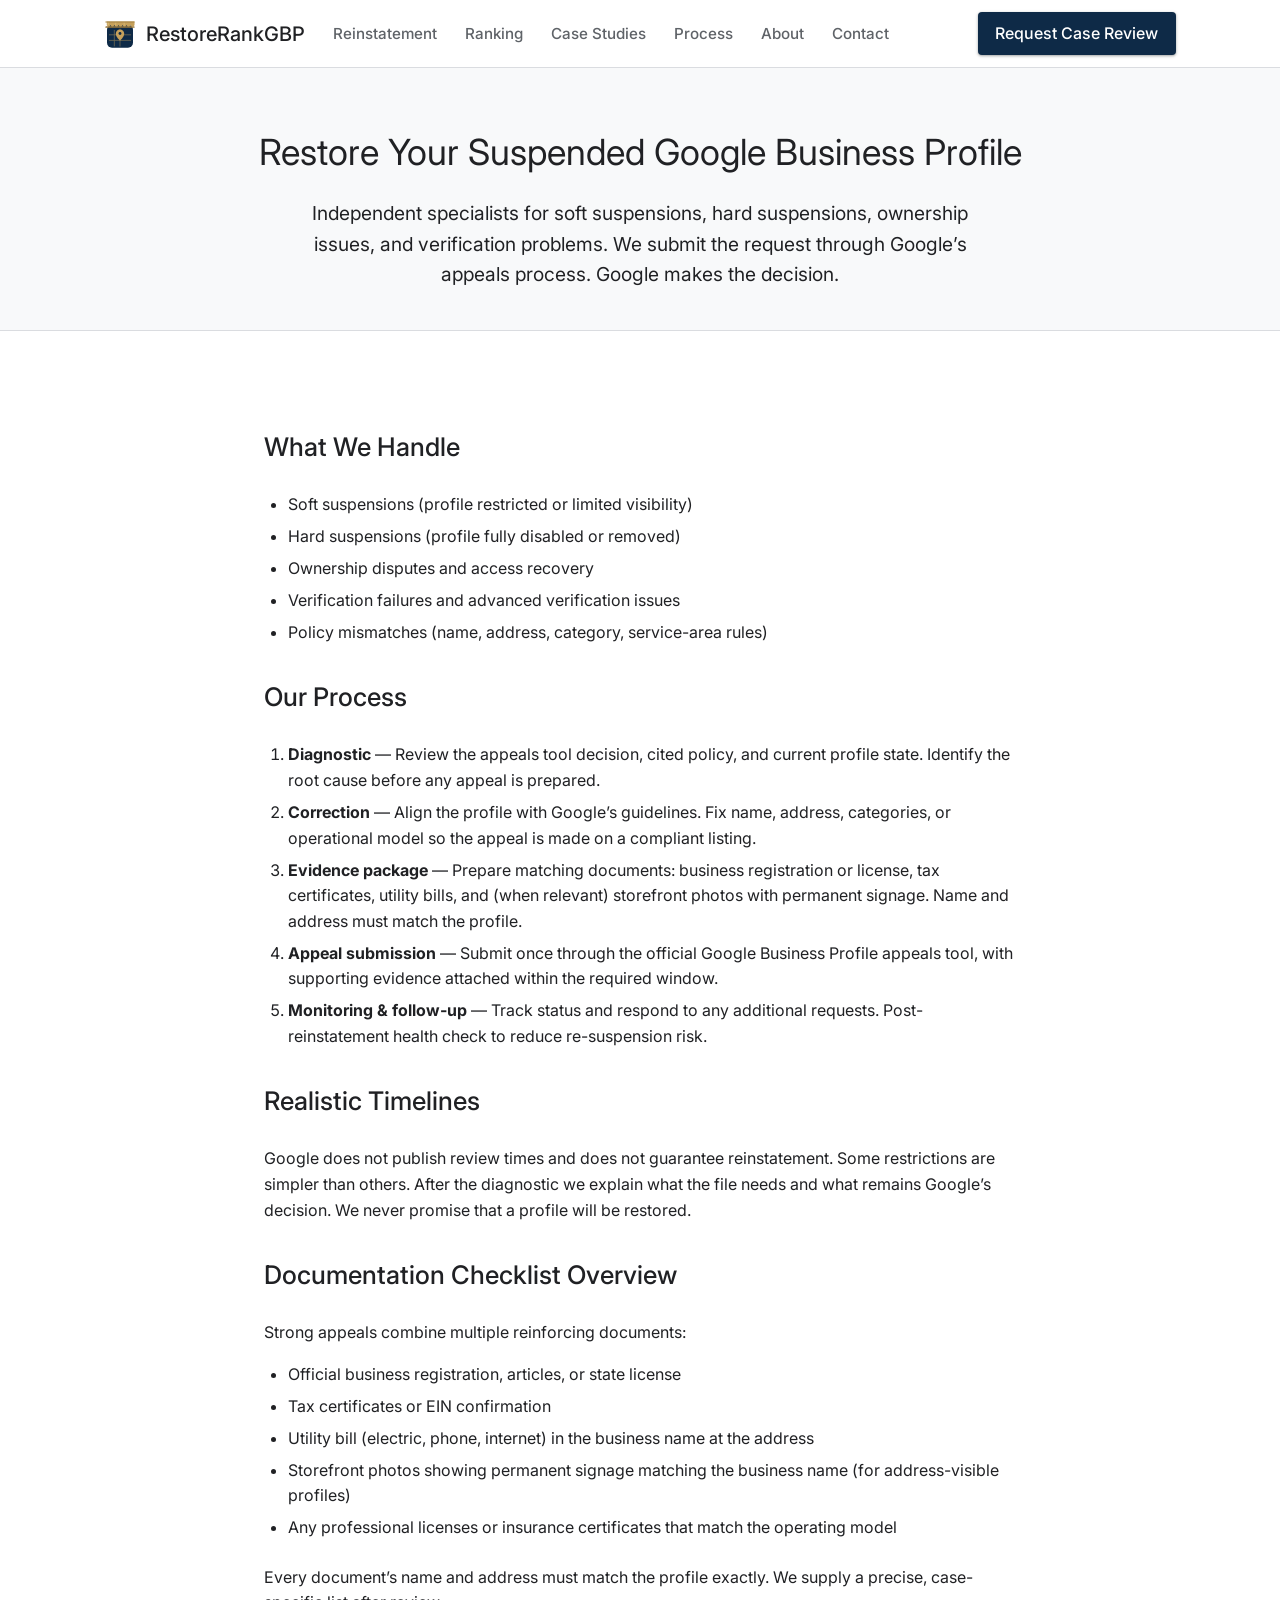
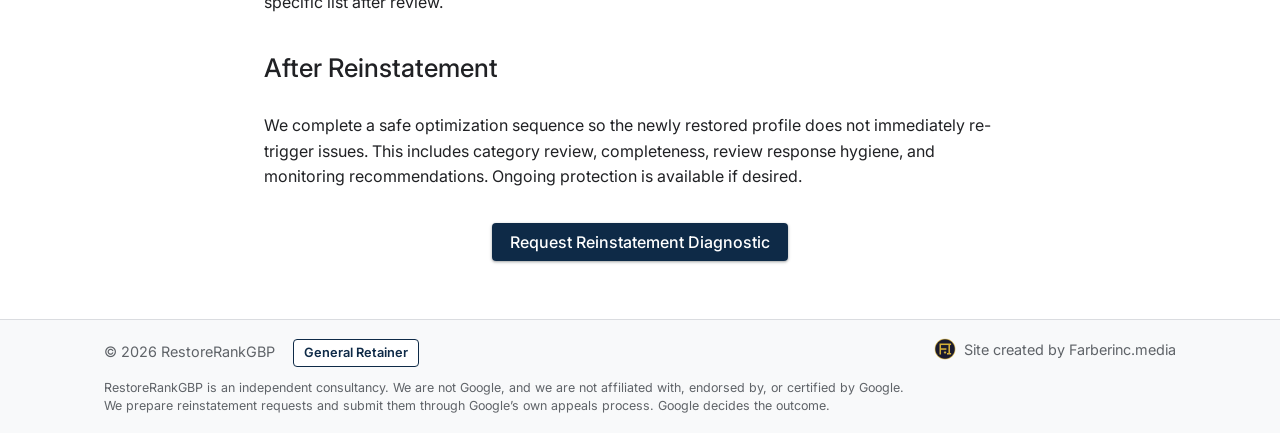
<file: reinstatement.html>
<!DOCTYPE html>
<html lang="en">
<head>
  <meta charset="UTF-8">
  <meta name="viewport" content="width=device-width, initial-scale=1.0">
  <title>Google Business Profile Reinstatement | Specialist Recovery | RestoreRankGBP</title>
  <link rel="icon" type="image/svg+xml" href="logo.svg">
  <meta name="description" content="Independent help with a suspended Google Business Profile. We prepare the file and submit it through Google’s appeals process. Google decides the outcome.">
  <link rel="stylesheet" href="css/style.css">
  <link href="https://fonts.googleapis.com/css2?family=Inter:wght@400;500;600;700&display=swap" rel="stylesheet">
  <script type="application/ld+json">
  {
    "@context": "https://schema.org",
    "@type": "Service",
    "name": "Google Business Profile Reinstatement",
    "provider": {"@type": "Organization", "name": "RestoreRankGBP"},
    "description": "Independent preparation and submission of a Google Business Profile reinstatement request through Google’s appeals process. Not a Google service."
  }
  </script>
</head>
<body>
  <header>
    <div class="container nav">
      <div class="nav-left">
        <a class="logo" href="index.html"><img src="logo.svg" alt="RestoreRankGBP" width="32" height="32">RestoreRankGBP</a>
        <nav>
        <ul>
          <li><a href="reinstatement.html">Reinstatement</a></li>
          <li><a href="ranking.html">Ranking</a></li>
          <li><a href="case-studies.html">Case Studies</a></li>
          <li><a href="process.html">Process</a></li>
          <li><a href="about.html">About</a></li>
          <li><a href="contact.html">Contact</a></li>
        </ul>
      </nav>
      </div>
      <a href="contact.html" class="cta-btn">Request Case Review</a>
    </div>
  </header>

  <section class="page-hero">
    <div class="container">
      <h1>Restore Your Suspended Google Business Profile</h1>
      <p class="sub" style="max-width:700px; margin:1rem auto 0; font-size:1.2rem;">Independent specialists for soft suspensions, hard suspensions, ownership issues, and verification problems. We submit the request through Google’s appeals process. Google makes the decision.</p>
    </div>
  </section>

  <section>
    <div class="container content">
      <h2>What We Handle</h2>
      <ul>
        <li>Soft suspensions (profile restricted or limited visibility)</li>
        <li>Hard suspensions (profile fully disabled or removed)</li>
        <li>Ownership disputes and access recovery</li>
        <li>Verification failures and advanced verification issues</li>
        <li>Policy mismatches (name, address, category, service-area rules)</li>
      </ul>

      <h2>Our Process</h2>
      <ol style="margin-left:1.5rem;">
        <li><strong>Diagnostic</strong> — Review the appeals tool decision, cited policy, and current profile state. Identify the root cause before any appeal is prepared.</li>
        <li><strong>Correction</strong> — Align the profile with Google’s guidelines. Fix name, address, categories, or operational model so the appeal is made on a compliant listing.</li>
        <li><strong>Evidence package</strong> — Prepare matching documents: business registration or license, tax certificates, utility bills, and (when relevant) storefront photos with permanent signage. Name and address must match the profile.</li>
        <li><strong>Appeal submission</strong> — Submit once through the official Google Business Profile appeals tool, with supporting evidence attached within the required window.</li>
        <li><strong>Monitoring & follow-up</strong> — Track status and respond to any additional requests. Post-reinstatement health check to reduce re-suspension risk.</li>
      </ol>

      <h2>Realistic Timelines</h2>
      <p>Google does not publish review times and does not guarantee reinstatement. Some restrictions are simpler than others. After the diagnostic we explain what the file needs and what remains Google’s decision. We never promise that a profile will be restored.</p>

      <h2>Documentation Checklist Overview</h2>
      <p>Strong appeals combine multiple reinforcing documents:</p>
      <ul>
        <li>Official business registration, articles, or state license</li>
        <li>Tax certificates or EIN confirmation</li>
        <li>Utility bill (electric, phone, internet) in the business name at the address</li>
        <li>Storefront photos showing permanent signage matching the business name (for address-visible profiles)</li>
        <li>Any professional licenses or insurance certificates that match the operating model</li>
      </ul>
      <p>Every document’s name and address must match the profile exactly. We supply a precise, case-specific list after review.</p>

      <h2>After Reinstatement</h2>
      <p>We complete a safe optimization sequence so the newly restored profile does not immediately re-trigger issues. This includes category review, completeness, review response hygiene, and monitoring recommendations. Ongoing protection is available if desired.</p>

      <p style="margin-top:2.5rem; text-align:center;"><a href="contact.html" class="cta-btn">Request Reinstatement Diagnostic</a></p>
    </div>
  </section>

  <footer>
    <div class="container"><div class="footer-bar">
      <p class="footer-copy">&copy; 2026 RestoreRankGBP <a class="retainer-link" href="retainer.html">General Retainer</a></p>
      <p class="site-credit"><a href="https://farberinc.media/" target="_blank" rel="noopener noreferrer"><img src="images/farber-favicon.png" alt="Farber Inc" width="22" height="22">Site created by Farberinc.media</a></p>
    </div>
    <p class="disclaimer">RestoreRankGBP is an independent consultancy. We are not Google, and we are not affiliated with, endorsed by, or certified by Google. We prepare reinstatement requests and submit them through Google’s own appeals process. Google decides the outcome.</p>
    </div>
  </footer>
</body>
</html>
</file>
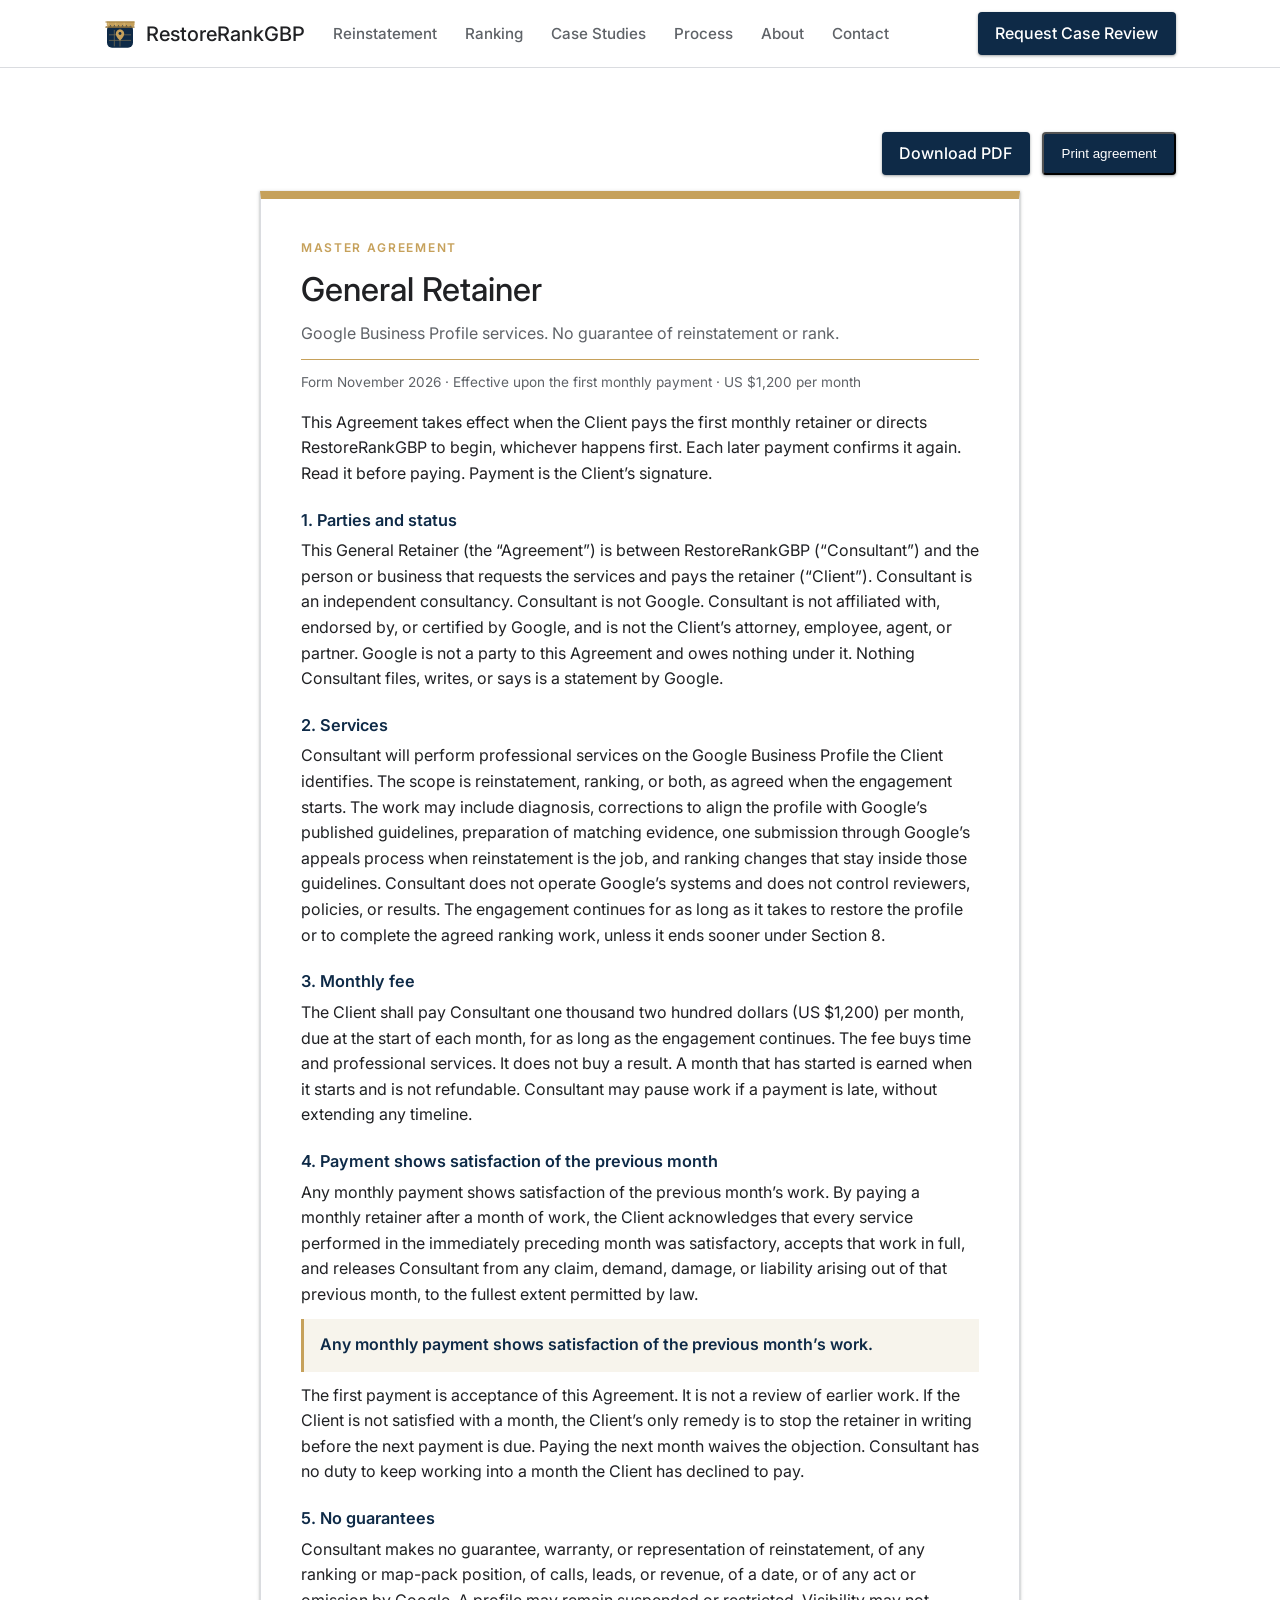
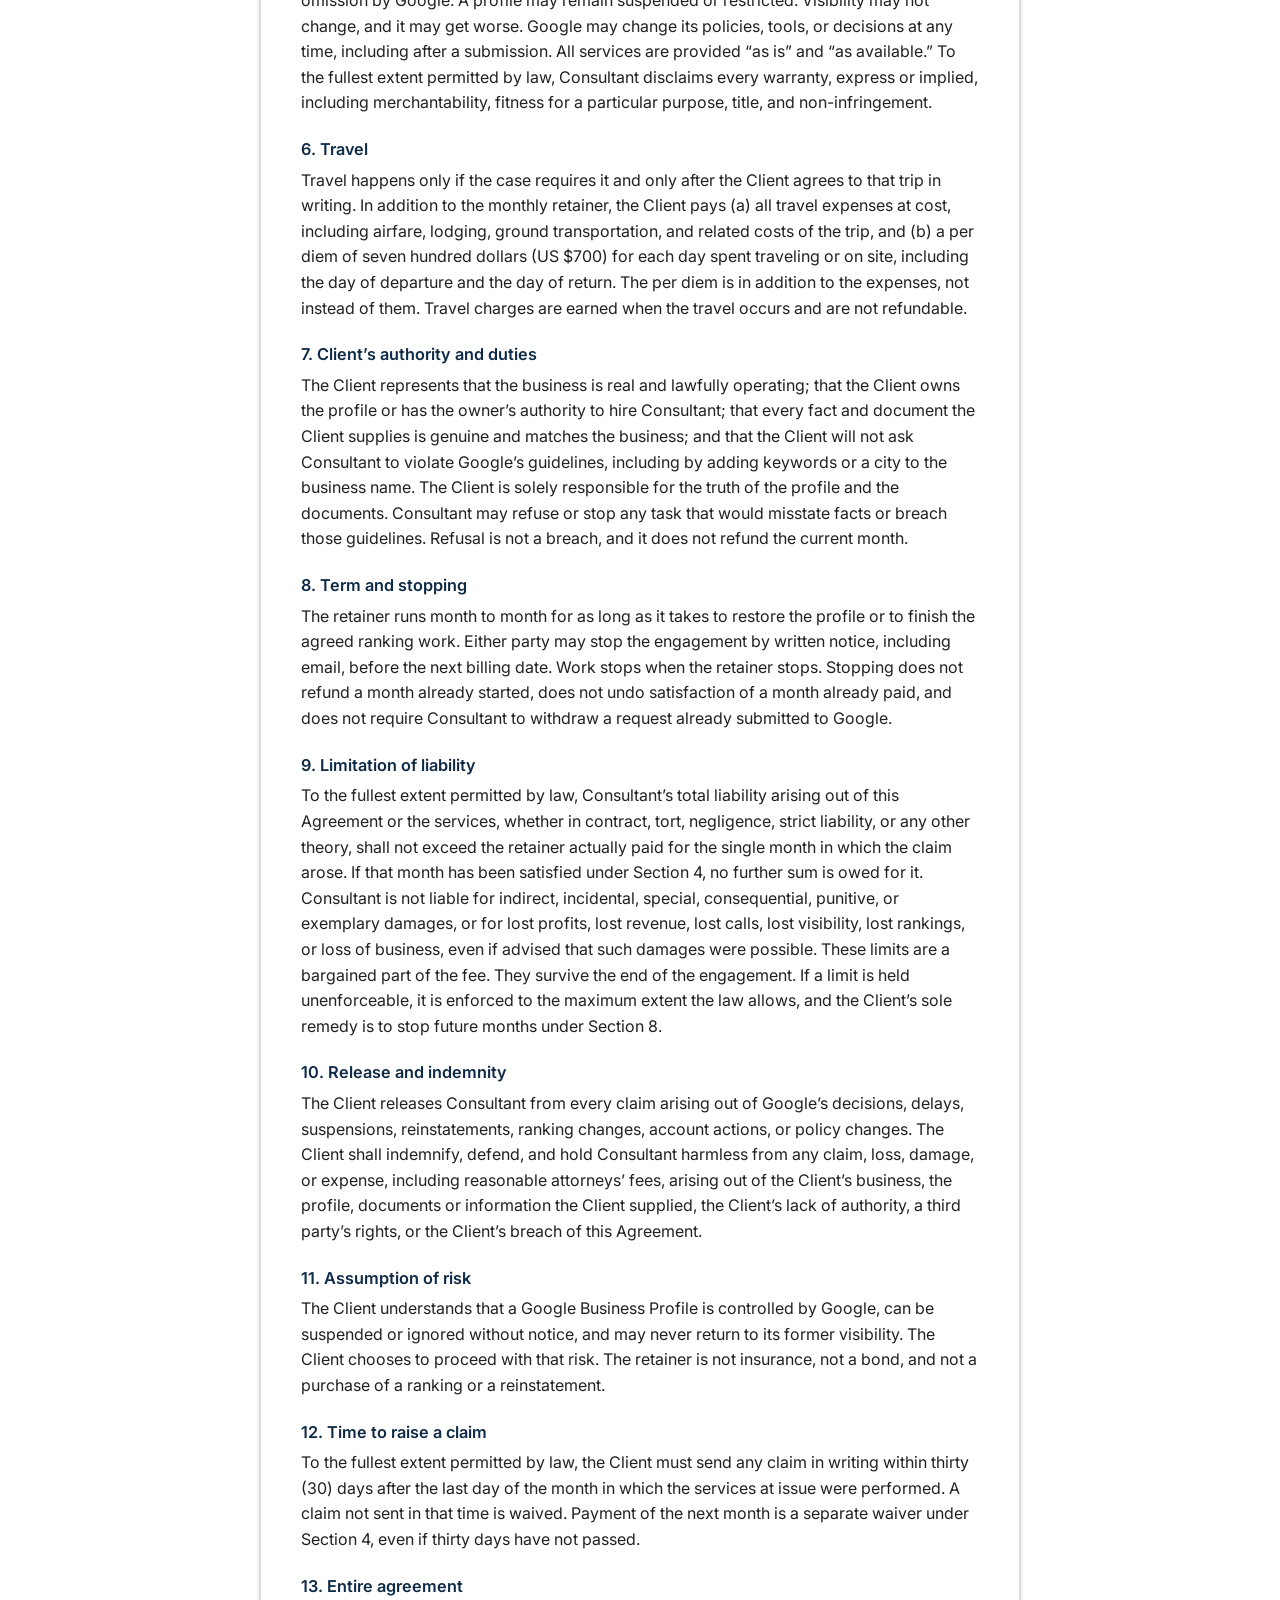
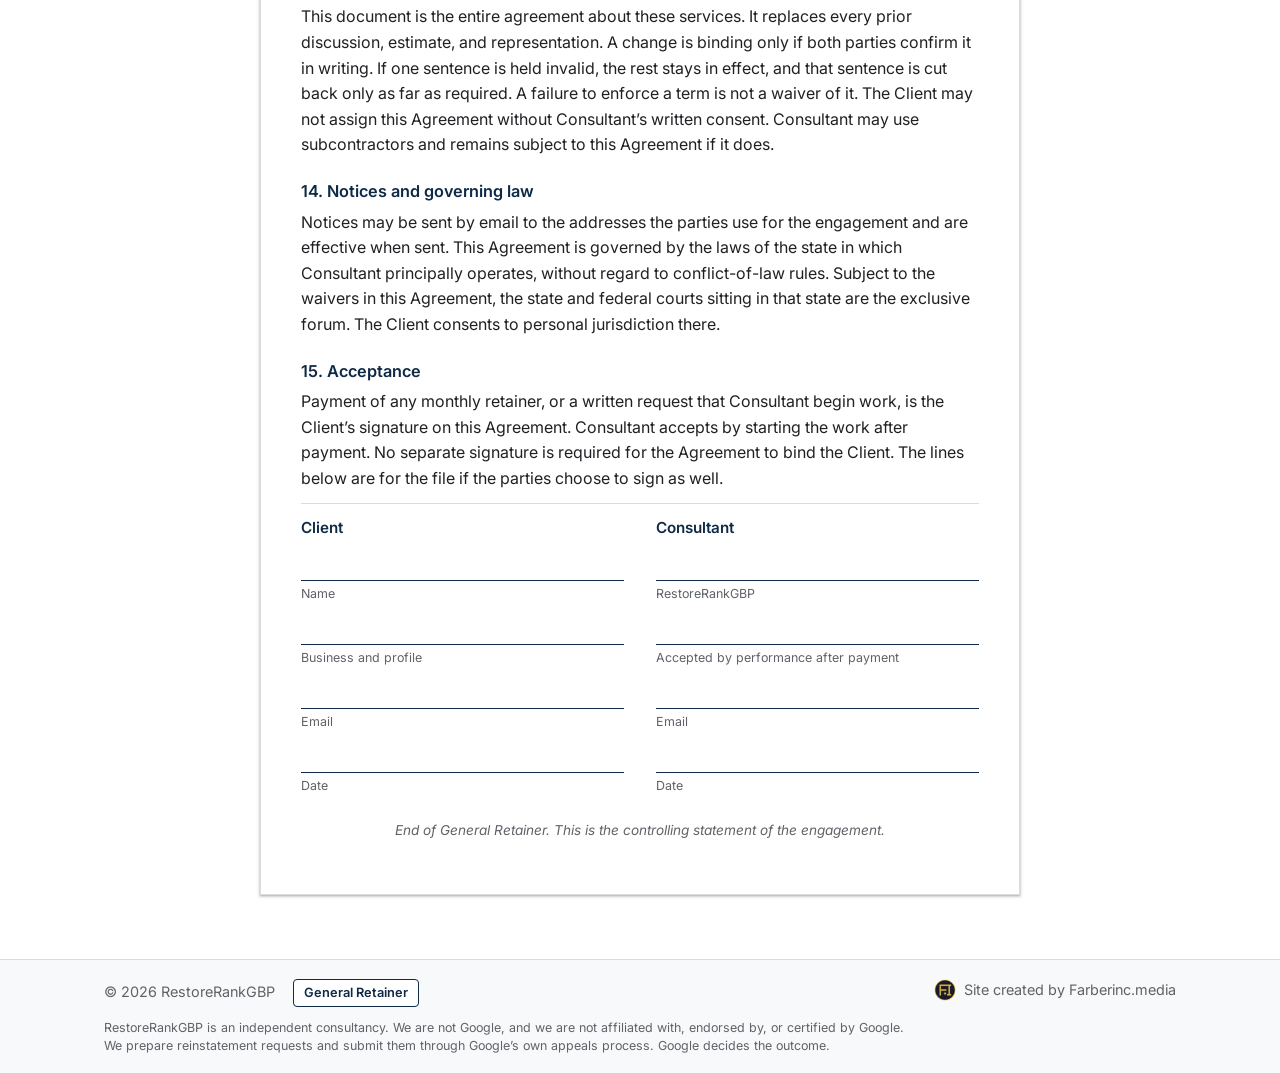
<file: retainer.html>
<!DOCTYPE html>
<html lang="en">
<head>
  <meta charset="UTF-8">
  <meta name="viewport" content="width=device-width, initial-scale=1.0">
  <title>General Retainer | Master Agreement | RestoreRankGBP</title>
  <link rel="icon" type="image/svg+xml" href="logo.svg">
  <meta name="description" content="General Retainer master agreement. $1,200 per month. No guarantees. Any monthly payment shows satisfaction of the previous month's work.">
  <link rel="stylesheet" href="css/style.css">
  <link href="https://fonts.googleapis.com/css2?family=Inter:wght@400;500;600;700&display=swap" rel="stylesheet">
</head>
<body>
  <header>
    <div class="container nav">
      <div class="nav-left">
        <a class="logo" href="index.html"><img src="logo.svg" alt="RestoreRankGBP" width="32" height="32">RestoreRankGBP</a>
        <nav><ul><li><a href="reinstatement.html">Reinstatement</a></li><li><a href="ranking.html">Ranking</a></li>
          <li><a href="case-studies.html">Case Studies</a></li><li><a href="process.html">Process</a></li><li><a href="about.html">About</a></li><li><a href="contact.html">Contact</a></li></ul></nav>
      </div>
      <a href="contact.html" class="cta-btn">Request Case Review</a>
    </div>
  </header>
  <section>
    <div class="container">
      <div class="agree-actions no-print">
        <a class="cta-btn" href="docs/RestoreRankGBP-General-Retainer.pdf" download>Download PDF</a>
        <button type="button" class="cta-btn" onclick="window.print()">Print agreement</button>
      </div>
      <article class="agreement" id="agreement">
        <p class="kicker">MASTER AGREEMENT</p>
        <h1>General Retainer</h1>
        <p class="lede">Google Business Profile services. No guarantee of reinstatement or rank.</p>
        <p class="meta">Form November 2026 · Effective upon the first monthly payment · US $1,200 per month</p>
        <p>This Agreement takes effect when the Client pays the first monthly retainer or directs RestoreRankGBP to begin, whichever happens first. Each later payment confirms it again. Read it before paying. Payment is the Client’s signature.</p>

        <h2>1. Parties and status</h2>
        <p>This General Retainer (the “Agreement”) is between RestoreRankGBP (“Consultant”) and the person or business that requests the services and pays the retainer (“Client”). Consultant is an independent consultancy. Consultant is not Google. Consultant is not affiliated with, endorsed by, or certified by Google, and is not the Client’s attorney, employee, agent, or partner. Google is not a party to this Agreement and owes nothing under it. Nothing Consultant files, writes, or says is a statement by Google.</p>

        <h2>2. Services</h2>
        <p>Consultant will perform professional services on the Google Business Profile the Client identifies. The scope is reinstatement, ranking, or both, as agreed when the engagement starts. The work may include diagnosis, corrections to align the profile with Google’s published guidelines, preparation of matching evidence, one submission through Google’s appeals process when reinstatement is the job, and ranking changes that stay inside those guidelines. Consultant does not operate Google’s systems and does not control reviewers, policies, or results. The engagement continues for as long as it takes to restore the profile or to complete the agreed ranking work, unless it ends sooner under Section 8.</p>

        <h2>3. Monthly fee</h2>
        <p>The Client shall pay Consultant one thousand two hundred dollars (US $1,200) per month, due at the start of each month, for as long as the engagement continues. The fee buys time and professional services. It does not buy a result. A month that has started is earned when it starts and is not refundable. Consultant may pause work if a payment is late, without extending any timeline.</p>

        <h2>4. Payment shows satisfaction of the previous month</h2>
        <p>Any monthly payment shows satisfaction of the previous month’s work. By paying a monthly retainer after a month of work, the Client acknowledges that every service performed in the immediately preceding month was satisfactory, accepts that work in full, and releases Consultant from any claim, demand, damage, or liability arising out of that previous month, to the fullest extent permitted by law.</p>
        <p class="satisfaction">Any monthly payment shows satisfaction of the previous month’s work.</p>
        <p>The first payment is acceptance of this Agreement. It is not a review of earlier work. If the Client is not satisfied with a month, the Client’s only remedy is to stop the retainer in writing before the next payment is due. Paying the next month waives the objection. Consultant has no duty to keep working into a month the Client has declined to pay.</p>

        <h2>5. No guarantees</h2>
        <p>Consultant makes no guarantee, warranty, or representation of reinstatement, of any ranking or map-pack position, of calls, leads, or revenue, of a date, or of any act or omission by Google. A profile may remain suspended or restricted. Visibility may not change, and it may get worse. Google may change its policies, tools, or decisions at any time, including after a submission. All services are provided “as is” and “as available.” To the fullest extent permitted by law, Consultant disclaims every warranty, express or implied, including merchantability, fitness for a particular purpose, title, and non-infringement.</p>

        <h2>6. Travel</h2>
        <p>Travel happens only if the case requires it and only after the Client agrees to that trip in writing. In addition to the monthly retainer, the Client pays (a) all travel expenses at cost, including airfare, lodging, ground transportation, and related costs of the trip, and (b) a per diem of seven hundred dollars (US $700) for each day spent traveling or on site, including the day of departure and the day of return. The per diem is in addition to the expenses, not instead of them. Travel charges are earned when the travel occurs and are not refundable.</p>

        <h2>7. Client’s authority and duties</h2>
        <p>The Client represents that the business is real and lawfully operating; that the Client owns the profile or has the owner’s authority to hire Consultant; that every fact and document the Client supplies is genuine and matches the business; and that the Client will not ask Consultant to violate Google’s guidelines, including by adding keywords or a city to the business name. The Client is solely responsible for the truth of the profile and the documents. Consultant may refuse or stop any task that would misstate facts or breach those guidelines. Refusal is not a breach, and it does not refund the current month.</p>

        <h2>8. Term and stopping</h2>
        <p>The retainer runs month to month for as long as it takes to restore the profile or to finish the agreed ranking work. Either party may stop the engagement by written notice, including email, before the next billing date. Work stops when the retainer stops. Stopping does not refund a month already started, does not undo satisfaction of a month already paid, and does not require Consultant to withdraw a request already submitted to Google.</p>

        <h2>9. Limitation of liability</h2>
        <p>To the fullest extent permitted by law, Consultant’s total liability arising out of this Agreement or the services, whether in contract, tort, negligence, strict liability, or any other theory, shall not exceed the retainer actually paid for the single month in which the claim arose. If that month has been satisfied under Section 4, no further sum is owed for it. Consultant is not liable for indirect, incidental, special, consequential, punitive, or exemplary damages, or for lost profits, lost revenue, lost calls, lost visibility, lost rankings, or loss of business, even if advised that such damages were possible. These limits are a bargained part of the fee. They survive the end of the engagement. If a limit is held unenforceable, it is enforced to the maximum extent the law allows, and the Client’s sole remedy is to stop future months under Section 8.</p>

        <h2>10. Release and indemnity</h2>
        <p>The Client releases Consultant from every claim arising out of Google’s decisions, delays, suspensions, reinstatements, ranking changes, account actions, or policy changes. The Client shall indemnify, defend, and hold Consultant harmless from any claim, loss, damage, or expense, including reasonable attorneys’ fees, arising out of the Client’s business, the profile, documents or information the Client supplied, the Client’s lack of authority, a third party’s rights, or the Client’s breach of this Agreement.</p>

        <h2>11. Assumption of risk</h2>
        <p>The Client understands that a Google Business Profile is controlled by Google, can be suspended or ignored without notice, and may never return to its former visibility. The Client chooses to proceed with that risk. The retainer is not insurance, not a bond, and not a purchase of a ranking or a reinstatement.</p>

        <h2>12. Time to raise a claim</h2>
        <p>To the fullest extent permitted by law, the Client must send any claim in writing within thirty (30) days after the last day of the month in which the services at issue were performed. A claim not sent in that time is waived. Payment of the next month is a separate waiver under Section 4, even if thirty days have not passed.</p>

        <h2>13. Entire agreement</h2>
        <p>This document is the entire agreement about these services. It replaces every prior discussion, estimate, and representation. A change is binding only if both parties confirm it in writing. If one sentence is held invalid, the rest stays in effect, and that sentence is cut back only as far as required. A failure to enforce a term is not a waiver of it. The Client may not assign this Agreement without Consultant’s written consent. Consultant may use subcontractors and remains subject to this Agreement if it does.</p>

        <h2>14. Notices and governing law</h2>
        <p>Notices may be sent by email to the addresses the parties use for the engagement and are effective when sent. This Agreement is governed by the laws of the state in which Consultant principally operates, without regard to conflict-of-law rules. Subject to the waivers in this Agreement, the state and federal courts sitting in that state are the exclusive forum. The Client consents to personal jurisdiction there.</p>

        <h2>15. Acceptance</h2>
        <p>Payment of any monthly retainer, or a written request that Consultant begin work, is the Client’s signature on this Agreement. Consultant accepts by starting the work after payment. No separate signature is required for the Agreement to bind the Client. The lines below are for the file if the parties choose to sign as well.</p>

        <div class="sign-grid">
          <div>
            <h3>Client</h3>
            <div class="sign-line"></div><span>Name</span>
            <div class="sign-line"></div><span>Business and profile</span>
            <div class="sign-line"></div><span>Email</span>
            <div class="sign-line"></div><span>Date</span>
          </div>
          <div>
            <h3>Consultant</h3>
            <div class="sign-line"></div><span>RestoreRankGBP</span>
            <div class="sign-line"></div><span>Accepted by performance after payment</span>
            <div class="sign-line"></div><span>Email</span>
            <div class="sign-line"></div><span>Date</span>
          </div>
        </div>
        <p class="endnote">End of General Retainer. This is the controlling statement of the engagement.</p>
      </article>
    </div>
  </section>
  <footer>
    <div class="container"><div class="footer-bar">
      <p class="footer-copy">&copy; 2026 RestoreRankGBP <a class="retainer-link" href="retainer.html">General Retainer</a></p>
      <p class="site-credit"><a href="https://farberinc.media/" target="_blank" rel="noopener noreferrer"><img src="images/farber-favicon.png" alt="Farber Inc" width="22" height="22">Site created by Farberinc.media</a></p>
    </div>
    <p class="disclaimer">RestoreRankGBP is an independent consultancy. We are not Google, and we are not affiliated with, endorsed by, or certified by Google. We prepare reinstatement requests and submit them through Google’s own appeals process. Google decides the outcome.</p>
    </div>
  </footer>
</body>
</html>
</file>
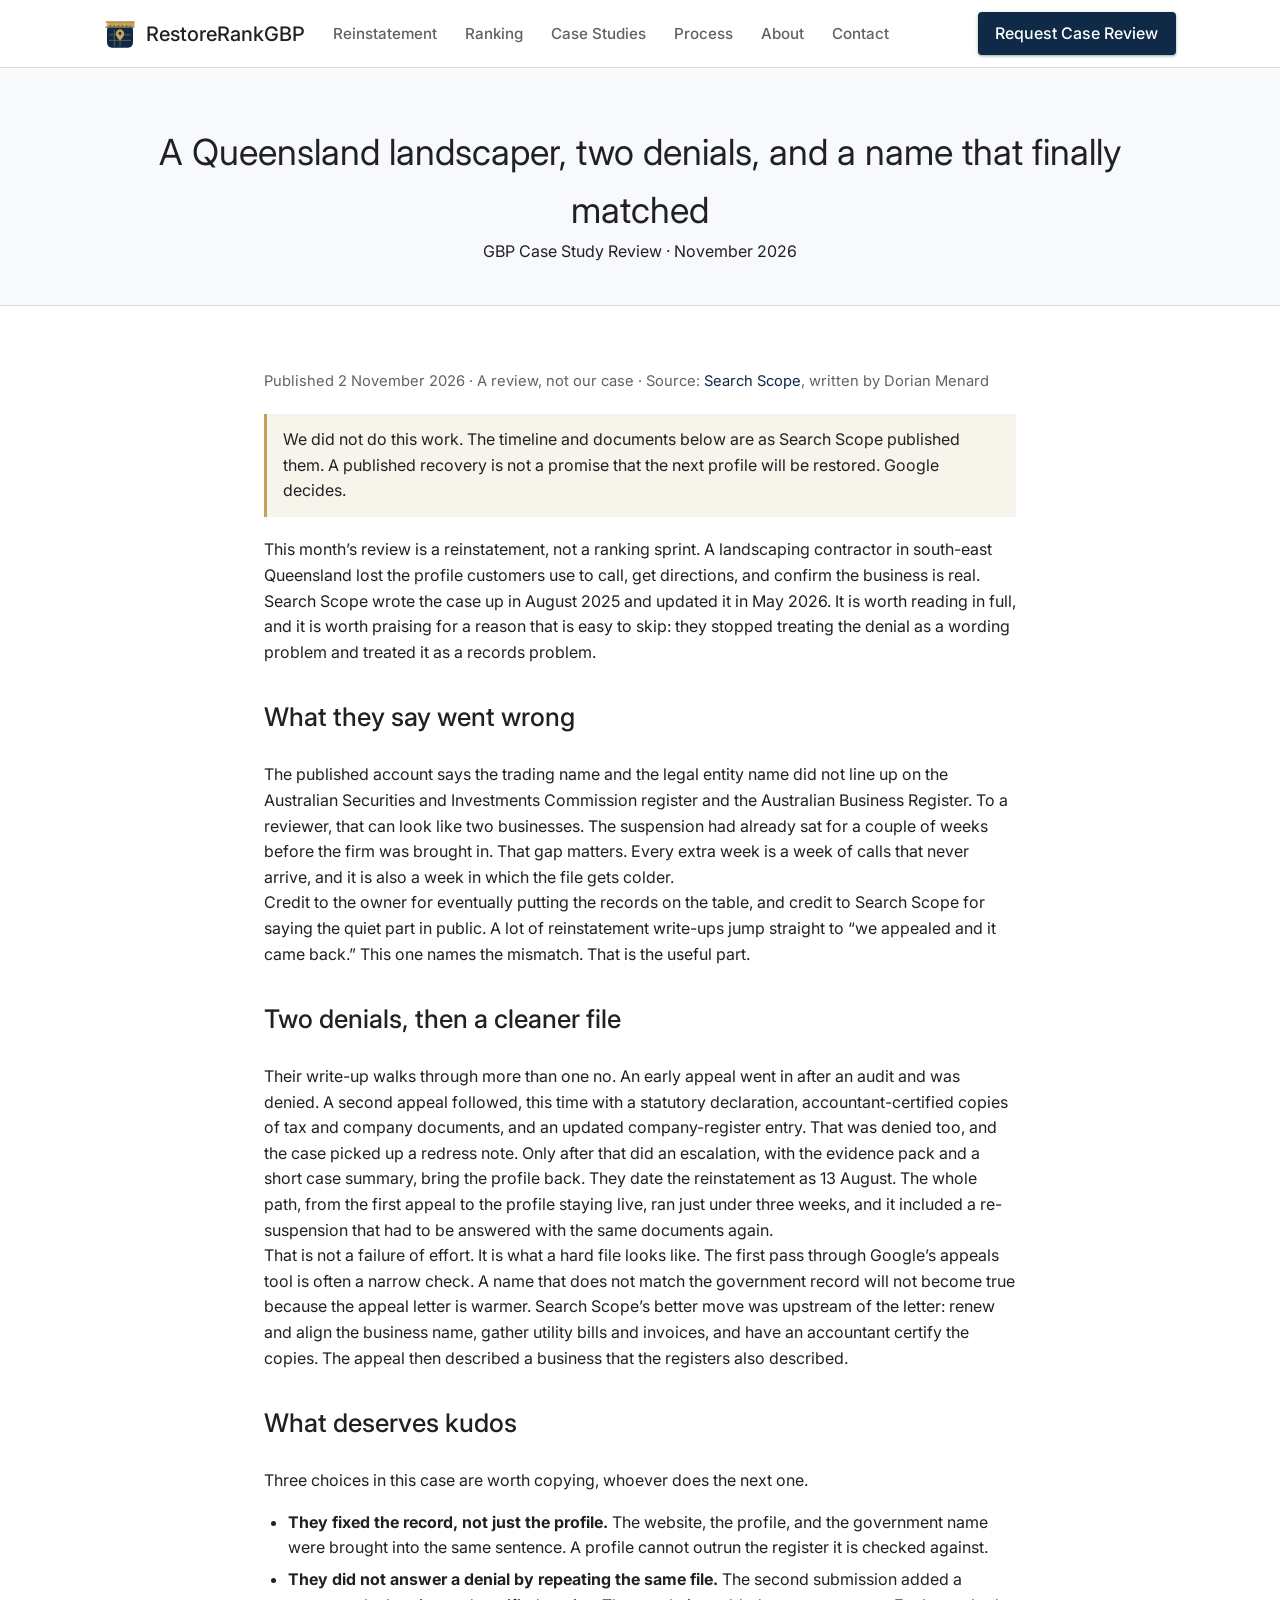
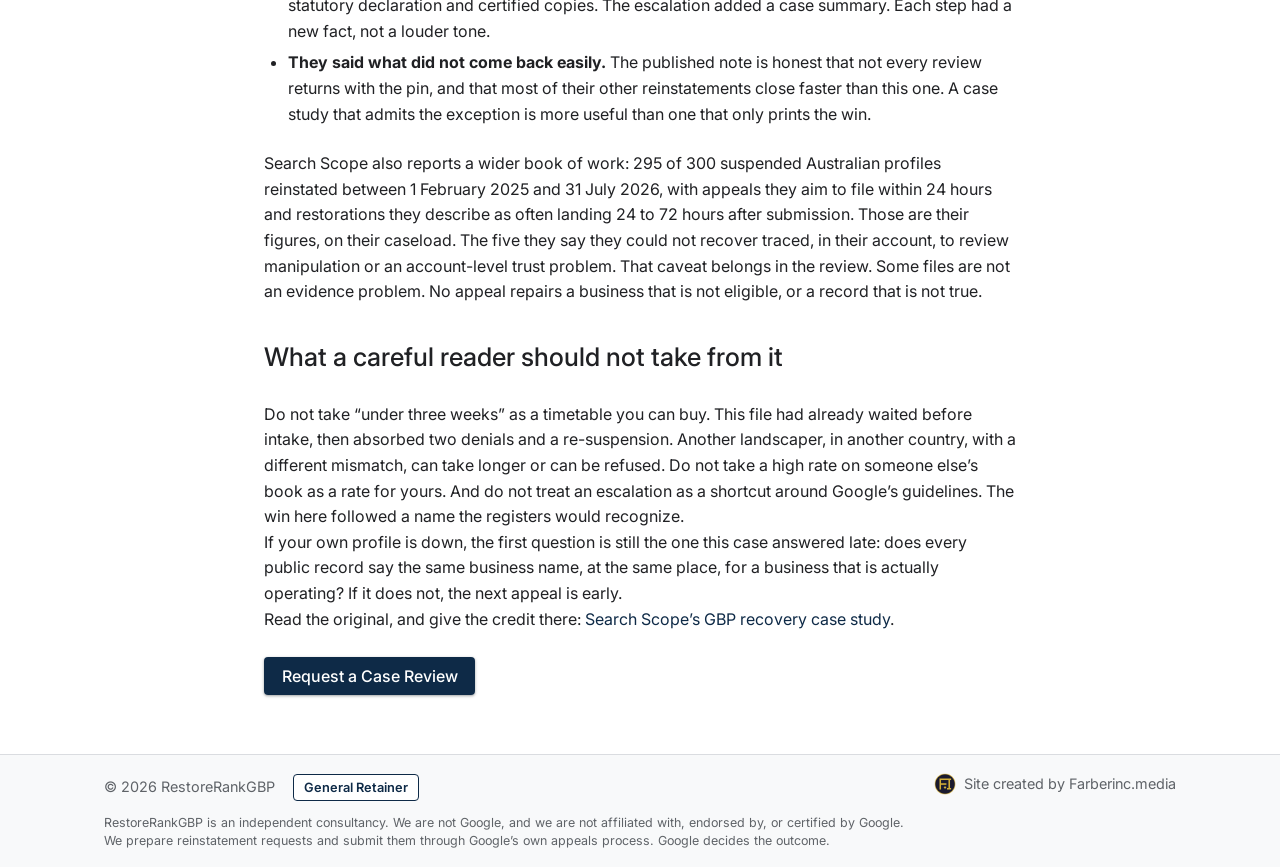
<file: case-studies/2026-11-queensland-landscaper.html>
<!DOCTYPE html>
<html lang="en">
<head>
  <meta charset="UTF-8">
  <meta name="viewport" content="width=device-width, initial-scale=1.0">
  <title>GBP Case Study Review, November 2026 | Queensland Landscaper Reinstatement | RestoreRankGBP</title>
  <link rel="icon" type="image/svg+xml" href="../logo.svg">
  <meta name="description" content="November 2026 review of a published Google Business Profile reinstatement: a Queensland landscaper, two denied appeals, a name mismatch, and what the recovery got right.">
  <link rel="stylesheet" href="../css/style.css">
  <link href="https://fonts.googleapis.com/css2?family=Inter:wght@400;500;600;700&display=swap" rel="stylesheet">
  <script type="application/ld+json">
  {
    "@context": "https://schema.org",
    "@type": "BlogPosting",
    "headline": "A Queensland landscaper, two denials, and a name that finally matched",
    "datePublished": "2026-11-02",
    "dateModified": "2026-11-12",
    "author": {"@type": "Organization", "name": "RestoreRankGBP"},
    "publisher": {"@type": "Organization", "name": "RestoreRankGBP", "url": "https://restorerankgbp.com"},
    "description": "A review of Search Scope’s published Google Business Profile reinstatement case for a landscaping contractor in south-east Queensland.",
    "mainEntityOfPage": "https://restorerankgbp.com/case-studies/2026-11-queensland-landscaper.html"
  }
  </script>
</head>
<body>
  <header>
    <div class="container nav">
      <div class="nav-left">
        <a class="logo" href="../index.html"><img src="../logo.svg" alt="RestoreRankGBP" width="32" height="32">RestoreRankGBP</a>
        <nav><ul>
          <li><a href="../reinstatement.html">Reinstatement</a></li>
          <li><a href="../ranking.html">Ranking</a></li>
          <li><a href="../case-studies.html">Case Studies</a></li>
          <li><a href="../process.html">Process</a></li>
          <li><a href="../about.html">About</a></li>
          <li><a href="../contact.html">Contact</a></li>
        </ul></nav>
      </div>
      <a href="../contact.html" class="cta-btn">Request Case Review</a>
    </div>
  </header>
  <section class="page-hero">
    <div class="container">
      <h1>A Queensland landscaper, two denials, and a name that finally matched</h1>
      <p>GBP Case Study Review · November 2026</p>
    </div>
  </section>
  <section>
    <div class="container content">
      <p class="byline">Published 2 November 2026 · A review, not our case · Source: <a href="https://searchscope.com.au/google-business-profile/suspension/gbp-recovery-case-study/" target="_blank" rel="noopener noreferrer">Search Scope</a>, written by Dorian Menard</p>
      <p class="note-box">We did not do this work. The timeline and documents below are as Search Scope published them. A published recovery is not a promise that the next profile will be restored. Google decides.</p>

      <p>This month’s review is a reinstatement, not a ranking sprint. A landscaping contractor in south-east Queensland lost the profile customers use to call, get directions, and confirm the business is real. Search Scope wrote the case up in August 2025 and updated it in May 2026. It is worth reading in full, and it is worth praising for a reason that is easy to skip: they stopped treating the denial as a wording problem and treated it as a records problem.</p>

      <h2>What they say went wrong</h2>
      <p>The published account says the trading name and the legal entity name did not line up on the Australian Securities and Investments Commission register and the Australian Business Register. To a reviewer, that can look like two businesses. The suspension had already sat for a couple of weeks before the firm was brought in. That gap matters. Every extra week is a week of calls that never arrive, and it is also a week in which the file gets colder.</p>
      <p>Credit to the owner for eventually putting the records on the table, and credit to Search Scope for saying the quiet part in public. A lot of reinstatement write-ups jump straight to “we appealed and it came back.” This one names the mismatch. That is the useful part.</p>

      <h2>Two denials, then a cleaner file</h2>
      <p>Their write-up walks through more than one no. An early appeal went in after an audit and was denied. A second appeal followed, this time with a statutory declaration, accountant-certified copies of tax and company documents, and an updated company-register entry. That was denied too, and the case picked up a redress note. Only after that did an escalation, with the evidence pack and a short case summary, bring the profile back. They date the reinstatement as 13 August. The whole path, from the first appeal to the profile staying live, ran just under three weeks, and it included a re-suspension that had to be answered with the same documents again.</p>
      <p>That is not a failure of effort. It is what a hard file looks like. The first pass through Google’s appeals tool is often a narrow check. A name that does not match the government record will not become true because the appeal letter is warmer. Search Scope’s better move was upstream of the letter: renew and align the business name, gather utility bills and invoices, and have an accountant certify the copies. The appeal then described a business that the registers also described.</p>

      <h2>What deserves kudos</h2>
      <p>Three choices in this case are worth copying, whoever does the next one.</p>
      <ul>
        <li><strong>They fixed the record, not just the profile.</strong> The website, the profile, and the government name were brought into the same sentence. A profile cannot outrun the register it is checked against.</li>
        <li><strong>They did not answer a denial by repeating the same file.</strong> The second submission added a statutory declaration and certified copies. The escalation added a case summary. Each step had a new fact, not a louder tone.</li>
        <li><strong>They said what did not come back easily.</strong> The published note is honest that not every review returns with the pin, and that most of their other reinstatements close faster than this one. A case study that admits the exception is more useful than one that only prints the win.</li>
      </ul>
      <p>Search Scope also reports a wider book of work: 295 of 300 suspended Australian profiles reinstated between 1 February 2025 and 31 July 2026, with appeals they aim to file within 24 hours and restorations they describe as often landing 24 to 72 hours after submission. Those are their figures, on their caseload. The five they say they could not recover traced, in their account, to review manipulation or an account-level trust problem. That caveat belongs in the review. Some files are not an evidence problem. No appeal repairs a business that is not eligible, or a record that is not true.</p>

      <h2>What a careful reader should not take from it</h2>
      <p>Do not take “under three weeks” as a timetable you can buy. This file had already waited before intake, then absorbed two denials and a re-suspension. Another landscaper, in another country, with a different mismatch, can take longer or can be refused. Do not take a high rate on someone else’s book as a rate for yours. And do not treat an escalation as a shortcut around Google’s guidelines. The win here followed a name the registers would recognize.</p>
      <p>If your own profile is down, the first question is still the one this case answered late: does every public record say the same business name, at the same place, for a business that is actually operating? If it does not, the next appeal is early.</p>

      <p>Read the original, and give the credit there: <a href="https://searchscope.com.au/google-business-profile/suspension/gbp-recovery-case-study/" target="_blank" rel="noopener noreferrer">Search Scope’s GBP recovery case study</a>.</p>
      <p style="margin-top:2rem;"><a href="../contact.html" class="cta-btn">Request a Case Review</a></p>
    </div>
  </section>
  <footer>
    <div class="container"><div class="footer-bar">
      <p class="footer-copy">&copy; 2026 RestoreRankGBP <a class="retainer-link" href="../retainer.html">General Retainer</a></p>
      <p class="site-credit"><a href="https://farberinc.media/" target="_blank" rel="noopener noreferrer"><img src="../images/farber-favicon.png" alt="Farber Inc" width="22" height="22">Site created by Farberinc.media</a></p>
    </div>
    <p class="disclaimer">RestoreRankGBP is an independent consultancy. We are not Google, and we are not affiliated with, endorsed by, or certified by Google. We prepare reinstatement requests and submit them through Google’s own appeals process. Google decides the outcome.</p>
    </div>
  </footer>
</body>
</html>
</file>
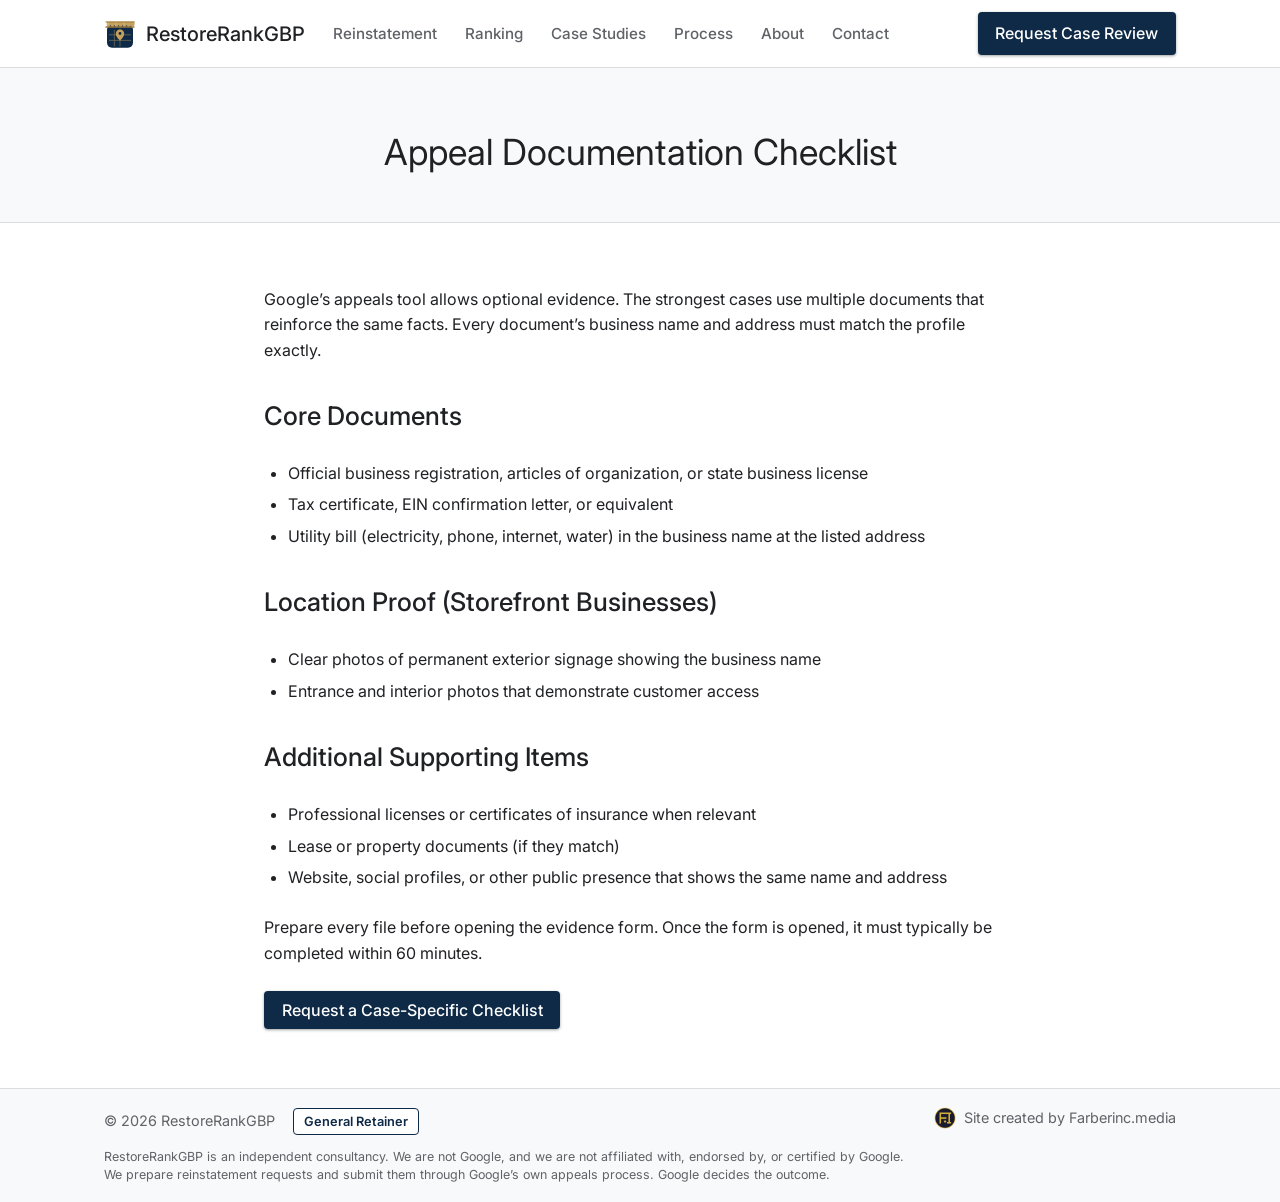
<file: guides/documentation-checklist.html>
<!DOCTYPE html>
<html lang="en">
<head>
  <meta charset="UTF-8">
  <meta name="viewport" content="width=device-width, initial-scale=1.0">
  <title>GBP Appeal Documentation Checklist | Matching Evidence | RestoreRankGBP</title>
  <link rel="icon" type="image/svg+xml" href="../logo.svg">
  <meta name="description" content="Exact documentation checklist for Google Business Profile suspension appeals. Matching name and address is critical.">
  <link rel="stylesheet" href="../css/style.css">
  <link href="https://fonts.googleapis.com/css2?family=Inter:wght@400;500;600;700&display=swap" rel="stylesheet">
</head>
<body>
  <header>
    <div class="container nav">
      <div class="nav-left">
        <a class="logo" href="../index.html"><img src="../logo.svg" alt="RestoreRankGBP" width="32" height="32">RestoreRankGBP</a>
        <nav><ul><li><a href="../reinstatement.html">Reinstatement</a></li><li><a href="../ranking.html">Ranking</a></li>
          <li><a href="../case-studies.html">Case Studies</a></li><li><a href="../process.html">Process</a></li><li><a href="../about.html">About</a></li><li><a href="../contact.html">Contact</a></li></ul></nav>
      </div>
      <a href="../contact.html" class="cta-btn">Request Case Review</a>
    </div>
  </header>
  <section class="page-hero"><div class="container"><h1>Appeal Documentation Checklist</h1></div></section>
  <section>
    <div class="container content">
      <p>Google’s appeals tool allows optional evidence. The strongest cases use multiple documents that reinforce the same facts. Every document’s business name and address must match the profile exactly.</p>
      <h2>Core Documents</h2>
      <ul>
        <li>Official business registration, articles of organization, or state business license</li>
        <li>Tax certificate, EIN confirmation letter, or equivalent</li>
        <li>Utility bill (electricity, phone, internet, water) in the business name at the listed address</li>
      </ul>
      <h2>Location Proof (Storefront Businesses)</h2>
      <ul>
        <li>Clear photos of permanent exterior signage showing the business name</li>
        <li>Entrance and interior photos that demonstrate customer access</li>
      </ul>
      <h2>Additional Supporting Items</h2>
      <ul>
        <li>Professional licenses or certificates of insurance when relevant</li>
        <li>Lease or property documents (if they match)</li>
        <li>Website, social profiles, or other public presence that shows the same name and address</li>
      </ul>
      <p>Prepare every file before opening the evidence form. Once the form is opened, it must typically be completed within 60 minutes.</p>
      <p style="margin-top:2rem;"><a href="../contact.html" class="cta-btn">Request a Case-Specific Checklist</a></p>
    </div>
  </section>
  <footer>
    <div class="container"><div class="footer-bar">
      <p class="footer-copy">&copy; 2026 RestoreRankGBP <a class="retainer-link" href="../retainer.html">General Retainer</a></p>
      <p class="site-credit"><a href="https://farberinc.media/" target="_blank" rel="noopener noreferrer"><img src="../images/farber-favicon.png" alt="Farber Inc" width="22" height="22">Site created by Farberinc.media</a></p>
    </div>
    <p class="disclaimer">RestoreRankGBP is an independent consultancy. We are not Google, and we are not affiliated with, endorsed by, or certified by Google. We prepare reinstatement requests and submit them through Google’s own appeals process. Google decides the outcome.</p>
    </div>
  </footer>
</body>
</html>
</file>
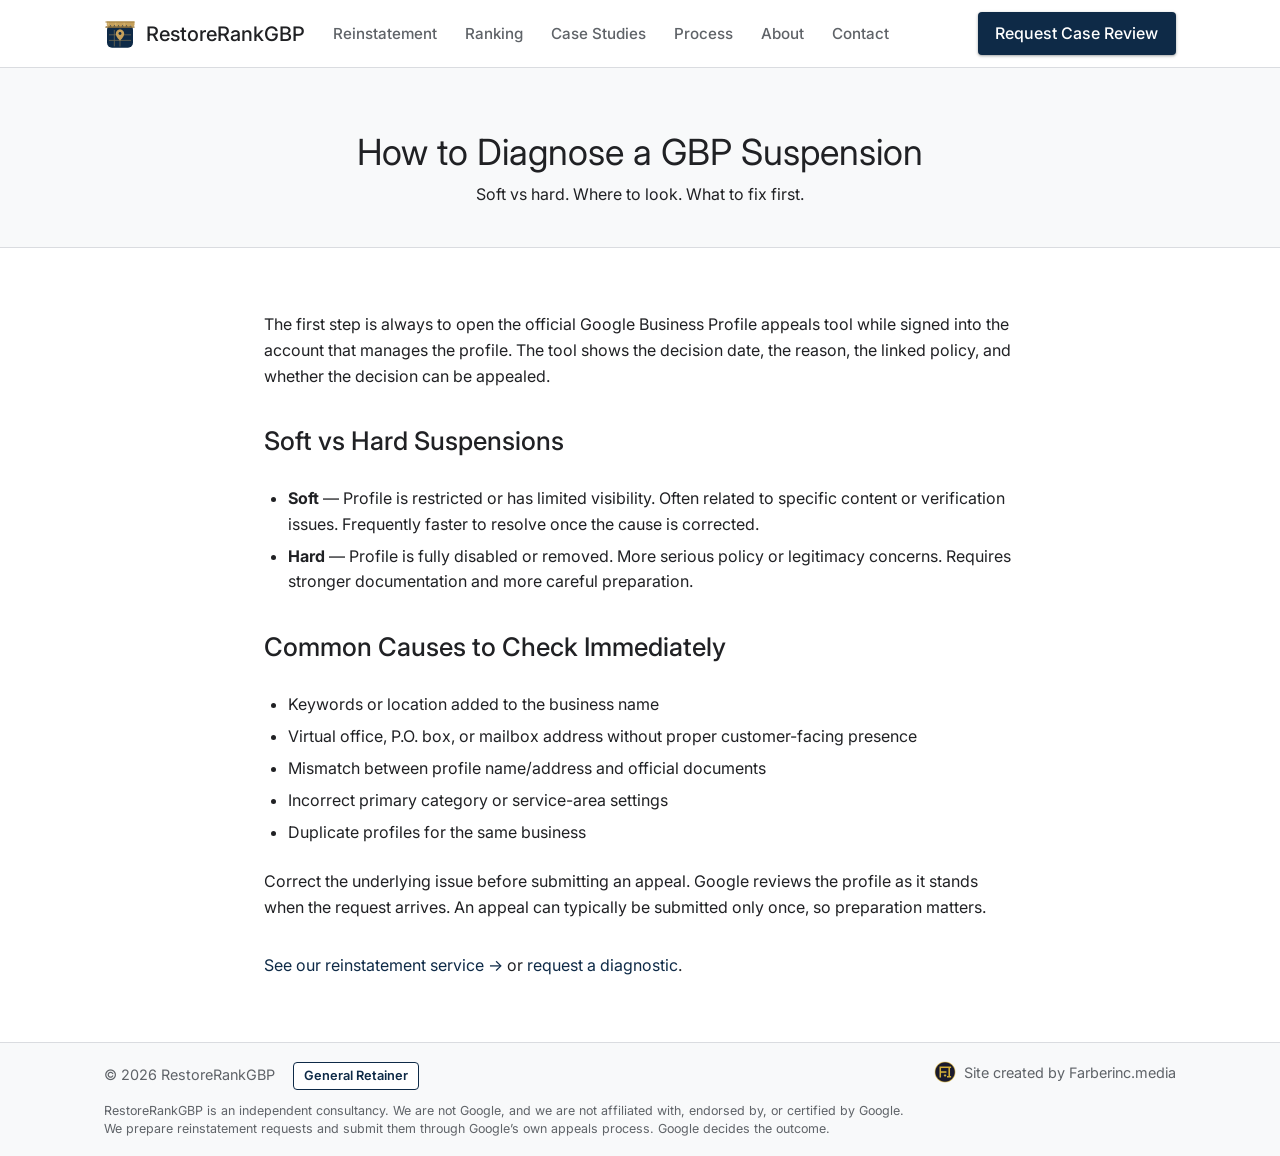
<file: guides/suspension-diagnosis.html>
<!DOCTYPE html>
<html lang="en">
<head>
  <meta charset="UTF-8">
  <meta name="viewport" content="width=device-width, initial-scale=1.0">
  <title>How to Diagnose a Google Business Profile Suspension | Soft vs Hard | RestoreRankGBP</title>
  <link rel="icon" type="image/svg+xml" href="../logo.svg">
  <meta name="description" content="Learn how to diagnose a suspended Google Business Profile: soft vs hard suspensions, where to find the decision, and what to check before appealing.">
  <link rel="stylesheet" href="../css/style.css">
  <link href="https://fonts.googleapis.com/css2?family=Inter:wght@400;500;600;700&display=swap" rel="stylesheet">
</head>
<body>
  <header>
    <div class="container nav">
      <div class="nav-left">
        <a class="logo" href="../index.html"><img src="../logo.svg" alt="RestoreRankGBP" width="32" height="32">RestoreRankGBP</a>
        <nav><ul><li><a href="../reinstatement.html">Reinstatement</a></li><li><a href="../ranking.html">Ranking</a></li>
          <li><a href="../case-studies.html">Case Studies</a></li><li><a href="../process.html">Process</a></li><li><a href="../about.html">About</a></li><li><a href="../contact.html">Contact</a></li></ul></nav>
      </div>
      <a href="../contact.html" class="cta-btn">Request Case Review</a>
    </div>
  </header>
  <section class="page-hero"><div class="container"><h1>How to Diagnose a GBP Suspension</h1><p>Soft vs hard. Where to look. What to fix first.</p></div></section>
  <section>
    <div class="container content">
      <p>The first step is always to open the official Google Business Profile appeals tool while signed into the account that manages the profile. The tool shows the decision date, the reason, the linked policy, and whether the decision can be appealed.</p>
      <h2>Soft vs Hard Suspensions</h2>
      <ul>
        <li><strong>Soft</strong> — Profile is restricted or has limited visibility. Often related to specific content or verification issues. Frequently faster to resolve once the cause is corrected.</li>
        <li><strong>Hard</strong> — Profile is fully disabled or removed. More serious policy or legitimacy concerns. Requires stronger documentation and more careful preparation.</li>
      </ul>
      <h2>Common Causes to Check Immediately</h2>
      <ul>
        <li>Keywords or location added to the business name</li>
        <li>Virtual office, P.O. box, or mailbox address without proper customer-facing presence</li>
        <li>Mismatch between profile name/address and official documents</li>
        <li>Incorrect primary category or service-area settings</li>
        <li>Duplicate profiles for the same business</li>
      </ul>
      <p>Correct the underlying issue before submitting an appeal. Google reviews the profile as it stands when the request arrives. An appeal can typically be submitted only once, so preparation matters.</p>
      <p style="margin-top:2rem;"><a href="../reinstatement.html">See our reinstatement service →</a> or <a href="../contact.html">request a diagnostic</a>.</p>
    </div>
  </section>
  <footer>
    <div class="container"><div class="footer-bar">
      <p class="footer-copy">&copy; 2026 RestoreRankGBP <a class="retainer-link" href="../retainer.html">General Retainer</a></p>
      <p class="site-credit"><a href="https://farberinc.media/" target="_blank" rel="noopener noreferrer"><img src="../images/farber-favicon.png" alt="Farber Inc" width="22" height="22">Site created by Farberinc.media</a></p>
    </div>
    <p class="disclaimer">RestoreRankGBP is an independent consultancy. We are not Google, and we are not affiliated with, endorsed by, or certified by Google. We prepare reinstatement requests and submit them through Google’s own appeals process. Google decides the outcome.</p>
    </div>
  </footer>
</body>
</html>
</file>
<file: css/style.css>
:root {
  --google-blue: #0E2A47;
  --google-blue-dark: #091C30;
  --google-red: #8C3A32;
  --google-yellow: #C6A15B;
  --google-green: #2F6F56;
  --text: #202124;
  --text-secondary: #5f6368;
  --bg: #ffffff;
  --bg-light: #f8f9fa;
  --border: #dadce0;
  --shadow: 0 1px 2px 0 rgba(60,64,67,0.3), 0 1px 3px 1px rgba(60,64,67,0.15);
  --shadow-hover: 0 4px 8px 0 rgba(60,64,67,0.3), 0 2px 6px 2px rgba(60,64,67,0.15);
}
* { box-sizing: border-box; margin: 0; padding: 0; }
body { font-family: Inter, system-ui, -apple-system, sans-serif; color: var(--text); line-height: 1.6; background: var(--bg); }
a { color: var(--google-blue); text-decoration: none; }
a:hover { color: var(--google-blue-dark); }
.container { max-width: 1120px; margin: 0 auto; padding: 0 1.5rem; }
header { background: #fff; border-bottom: 1px solid var(--border); padding: 0.75rem 0; position: sticky; top: 0; z-index: 100; }
.nav { display: flex; justify-content: space-between; align-items: center; gap: 1.5rem; }
.nav-left { display: flex; align-items: center; gap: 1.75rem; min-width: 0; }
.logo { display: flex; align-items: center; gap: 0.6rem; font-weight: 500; font-size: 1.25rem; color: var(--text); white-space: nowrap; }
.logo:hover { color: var(--text); }
.logo img { height: 32px; width: 32px; display: block; }
nav ul { display: flex; list-style: none; gap: 1.75rem; }
nav a { color: var(--text-secondary); font-weight: 500; font-size: 0.95rem; }
nav a:hover { color: var(--google-blue); }
.cta-btn { background: var(--google-blue); color: white; padding: 0.55rem 1.1rem; border-radius: 4px; font-weight: 500; transition: all 0.2s ease; box-shadow: var(--shadow); }
.cta-btn:hover { background: var(--google-blue-dark); transform: translateY(-1px); box-shadow: var(--shadow-hover); color: white; }
.hero { background: linear-gradient(180deg, #f8f9fa 0%, #ffffff 100%); padding: 5rem 0 3.5rem; text-align: center; }
.hero h1 { font-size: 2.75rem; font-weight: 400; line-height: 1.2; margin-bottom: 1rem; max-width: 900px; margin-left: auto; margin-right: auto; color: var(--text); }
.hero p.sub { font-size: 1.2rem; max-width: 680px; margin: 0 auto 2rem; color: var(--text-secondary); }
.dual-cta { display: flex; gap: 1rem; justify-content: center; flex-wrap: wrap; margin-bottom: 1.5rem; }
.dual-cta a { padding: 0.9rem 1.6rem; border-radius: 4px; font-weight: 500; font-size: 1rem; transition: all 0.2s ease; }
.btn-primary, .btn-primary:hover, .btn-primary:focus { background: var(--google-blue); color: #fff; box-shadow: var(--shadow); }
.btn-primary:hover, .btn-primary:focus { background: var(--google-blue-dark); color: #fff; transform: translateY(-1px); box-shadow: var(--shadow-hover); }
.btn-secondary { background: white; color: var(--google-blue); border: 1px solid var(--border); box-shadow: var(--shadow); }
.btn-secondary:hover { background: #f8f9fa; transform: translateY(-1px); box-shadow: var(--shadow-hover); }
.trust-bar { font-size: 0.9rem; color: var(--text-secondary); }
section { padding: 4rem 0; }
h2 { font-size: 2rem; margin-bottom: 1.5rem; color: var(--text); text-align: center; font-weight: 400; }
.services { display: grid; grid-template-columns: repeat(auto-fit, minmax(300px, 1fr)); gap: 1.5rem; }
.card { background: white; padding: 1.75rem; border-radius: 8px; border: 1px solid var(--border); box-shadow: var(--shadow); transition: all 0.2s ease; }
.card:hover { transform: translateY(-3px); box-shadow: var(--shadow-hover); border-color: var(--google-blue); }
.card h3 { font-size: 1.4rem; margin-bottom: 0.75rem; color: var(--text); font-weight: 500; }
.process-steps { display: grid; grid-template-columns: repeat(auto-fit, minmax(180px, 1fr)); gap: 1.25rem; margin-top: 1.5rem; }
.step { text-align: center; padding: 1.25rem; background: white; border-radius: 8px; border: 1px solid var(--border); box-shadow: var(--shadow); transition: all 0.2s ease; }
.step:hover { transform: translateY(-2px); box-shadow: var(--shadow-hover); }
.step-num { background: var(--google-blue); color: white; width: 36px; height: 36px; border-radius: 50%; display: flex; align-items: center; justify-content: center; margin: 0 auto 0.75rem; font-weight: 500; }
.faq details { margin-bottom: 0.75rem; background: white; padding: 1rem 1.25rem; border-radius: 8px; border: 1px solid var(--border); box-shadow: var(--shadow); transition: all 0.2s ease; }
.faq details:hover { box-shadow: var(--shadow-hover); }
.faq summary { font-weight: 500; cursor: pointer; color: var(--text); }
footer { background: #f8f9fa; color: var(--text-secondary); padding: 1.1rem 0; border-top: 1px solid var(--border); }
footer a { color: inherit; }
.page-hero { background: #f8f9fa; padding: 3.5rem 0 2.5rem; text-align: center; border-bottom: 1px solid var(--border); }
.page-hero h1 { font-size: 2.25rem; font-weight: 400; }
.content { max-width: 800px; margin: 0 auto; }
.content h2 { text-align: left; font-size: 1.6rem; margin-top: 2rem; font-weight: 500; }
.content ul, .content ol { margin: 1rem 0 1.5rem 1.5rem; }
.content li { margin-bottom: 0.4rem; }
.form-group { margin-bottom: 1rem; }
.form-group label { display: block; margin-bottom: 0.35rem; font-weight: 500; color: var(--text); }
.form-group input, .form-group select, .form-group textarea { width: 100%; padding: 0.7rem; border: 1px solid var(--border); border-radius: 4px; font-family: inherit; transition: border-color 0.2s; }
.form-group input:focus, .form-group select:focus, .form-group textarea:focus { outline: none; border-color: var(--google-blue); box-shadow: 0 0 0 2px rgba(66,133,244,0.2); }
button[type=submit] { background: var(--google-blue); color: white; border: none; padding: 0.85rem 1.75rem; border-radius: 4px; font-weight: 500; cursor: pointer; font-size: 1rem; transition: all 0.2s ease; box-shadow: var(--shadow); }
button[type=submit]:hover { background: var(--google-blue-dark); transform: translateY(-1px); box-shadow: var(--shadow-hover); }
@media (max-width: 768px) {
  .hero h1 { font-size: 2rem; }
  nav ul { display: none; }
}

.thanks-pop { border: none; padding: 0; background: transparent; margin: 0; position: fixed; top: 50%; left: 50%; transform: translate(-50%, -50%); max-width: calc(100vw - 2rem); }
.thanks-pop::backdrop { background: rgba(9, 28, 48, 0.62); }
.thanks-card { width: min(420px, 86vw); background: #fff; border-top: 6px solid var(--google-yellow); border-radius: 10px; box-shadow: 0 18px 50px rgba(9, 28, 48, 0.28); padding: 2.4rem 2rem 1.7rem; text-align: center; }
.thank-you-mark { width: 56px; height: 56px; margin: 0 auto 1rem; border-radius: 50%; background: #0E2A47; color: #fff; display: flex; align-items: center; justify-content: center; font-size: 1.55rem; font-weight: 600; }
.thanks-card h2 { font-size: 1.7rem; margin-bottom: 0.55rem; font-weight: 500; color: var(--text); }
.thanks-card p { color: var(--text-secondary); margin: 0 auto 1.35rem; max-width: 320px; font-size: 1.02rem; line-height: 1.5; }
.thanks-close { background: var(--google-blue); color: #fff; border: none; border-radius: 4px; padding: 0.7rem 1.6rem; font-weight: 500; cursor: pointer; font-size: 0.98rem; }
.thanks-close:hover { background: var(--google-blue-dark); color: #fff; }
.footer-bar { display: flex; justify-content: space-between; align-items: center; gap: 1.5rem; }
.footer-copy { margin: 0; font-size: 0.9rem; }
.site-credit { margin: 0; }
.site-credit a { display: inline-flex; align-items: center; gap: 0.5rem; color: var(--text-secondary); font-size: 0.9rem; white-space: nowrap; }
.site-credit a:hover { color: var(--google-blue); }
.site-credit img { width: 22px; height: 22px; border-radius: 50%; display: block; }
@media (max-width: 640px) {
  .footer-bar { gap: 0.75rem; }
  .site-credit a { white-space: normal; }
}

.disclaimer { margin: 0.7rem 0 0; font-size: 0.78rem; line-height: 1.45; color: var(--text-secondary); max-width: 820px; }

footer a.retainer-link { display: inline-block; margin-left: 0.85rem; padding: 0.32rem 0.65rem; border: 1px solid #0E2A47; border-radius: 4px; background: #fff; color: #0E2A47; font-weight: 600; font-size: 0.8rem; line-height: 1.2; vertical-align: middle; }
footer a.retainer-link:hover { background: #0E2A47; color: #fff; }
.agree-actions { display: flex; gap: 0.75rem; flex-wrap: wrap; justify-content: flex-end; margin: 0 0 1rem; }
.agreement { background: #fff; border: 1px solid var(--border); border-top: 8px solid #C6A15B; box-shadow: var(--shadow); padding: 2.4rem 2.5rem 2.6rem; max-width: 760px; margin: 0 auto; }
.agreement .kicker { color: #C6A15B; font-size: 0.75rem; font-weight: 600; letter-spacing: 0.14em; margin-bottom: 0.35rem; }
.agreement h1 { text-align: left; font-size: 2.05rem; font-weight: 500; margin-bottom: 0.35rem; }
.agreement .lede { color: var(--text-secondary); margin-bottom: 0.8rem; }
.agreement .meta { color: var(--text-secondary); font-size: 0.85rem; border-top: 1px solid #C6A15B; padding-top: 0.75rem; margin-bottom: 1rem; }
.agreement h2 { text-align: left; font-size: 1.02rem; font-weight: 600; color: #0E2A47; margin: 1.25rem 0 0.35rem; }
.agreement p { margin-bottom: 0.7rem; }
.satisfaction { background: #F7F4EC; border-left: 3px solid #C6A15B; padding: 0.85rem 1rem; margin: 0.7rem 0 0.85rem; color: #0E2A47; font-weight: 600; }
.sign-grid { display: grid; grid-template-columns: 1fr 1fr; gap: 2rem; margin-top: 0.5rem; padding-top: 0.75rem; border-top: 1px solid var(--border); }
.sign-grid h3 { font-size: 0.95rem; font-weight: 600; color: #0E2A47; margin-bottom: 0.25rem; }
.sign-line { border-bottom: 1px solid #0E2A47; height: 1.7rem; margin-top: 0.85rem; }
.sign-grid span { display: block; color: var(--text-secondary); font-size: 0.78rem; margin-top: 0.2rem; }
.endnote { text-align: center; color: var(--text-secondary); font-size: 0.85rem; font-style: italic; margin-top: 1.5rem; }
@media (max-width: 700px) {
  .agreement { padding: 1.4rem 1.1rem 1.6rem; }
  .sign-grid { grid-template-columns: 1fr; gap: 1.25rem; }
}
@media print {
  header, footer, .no-print { display: none !important; }
  section { padding: 0; }
  .agreement { border: none; box-shadow: none; max-width: none; padding: 0; }
  body { background: #fff; }
  a { color: inherit; }
}
.hp { position: absolute; left: -10000px; width: 1px; height: 1px; overflow: hidden; }

.case-form { background: #fff; border: 1px solid var(--border); border-top: 6px solid var(--google-yellow); border-radius: 8px; box-shadow: var(--shadow); padding: 1.75rem 1.75rem 1.5rem; }
.form-kicker { color: var(--google-yellow); font-size: 0.75rem; font-weight: 600; letter-spacing: 0.14em; text-transform: uppercase; margin-bottom: 1rem; }
.form-row { display: grid; grid-template-columns: 1fr 1fr; gap: 0.9rem; }
.form-group { margin-bottom: 0.95rem; }
.form-group label { display: block; margin-bottom: 0.35rem; font-weight: 500; font-size: 0.92rem; color: var(--text); }
.form-group input, .form-group select, .form-group textarea { width: 100%; padding: 0.75rem 0.8rem; border: 1px solid var(--border); border-radius: 4px; font-family: inherit; font-size: 1rem; color: var(--text); background: #fff; transition: border-color 0.2s, box-shadow 0.2s; }
.form-group textarea { resize: vertical; min-height: 120px; }
.form-group input::placeholder, .form-group textarea::placeholder { color: #9aa0a6; }
.form-group input:focus, .form-group select:focus, .form-group textarea:focus { outline: none; border-color: var(--google-blue); box-shadow: 0 0 0 3px rgba(14,42,71,0.12); }
.case-form button[type=submit] { width: 100%; margin-top: 0.35rem; }
button[type=submit]:disabled { opacity: 0.65; cursor: wait; transform: none; }
.form-note { margin-top: 1rem; font-size: 0.92rem; color: var(--text-secondary); text-align: center; }
.form-error { margin-top: 0.9rem; font-size: 0.92rem; color: var(--google-red); text-align: center; }
@media (max-width: 640px) {
  .case-form { padding: 1.25rem 1rem 1.15rem; }
  .form-row { grid-template-columns: 1fr; gap: 0; }
}

.study-list { display: grid; gap: 1rem; max-width: 760px; margin: 0 auto; }
.study-card { display: block; background: #fff; border: 1px solid var(--border); border-top: 4px solid var(--google-yellow); border-radius: 8px; padding: 1.35rem 1.4rem; box-shadow: var(--shadow); color: var(--text); }
.study-card:hover { transform: translateY(-2px); box-shadow: var(--shadow-hover); color: var(--text); }
.study-card .kicker { color: var(--google-yellow); font-size: 0.75rem; font-weight: 600; letter-spacing: 0.12em; text-transform: uppercase; margin-bottom: 0.35rem; }
.study-card h2 { text-align: left; font-size: 1.35rem; font-weight: 500; margin: 0 0 0.4rem; }
.study-card p { color: var(--text-secondary); margin: 0; }
.byline { color: var(--text-secondary); font-size: 0.92rem; margin-bottom: 1.25rem; }
.note-box { background: #F7F4EC; border-left: 3px solid var(--google-yellow); padding: 0.85rem 1rem; margin: 1.25rem 0; }
</file>
